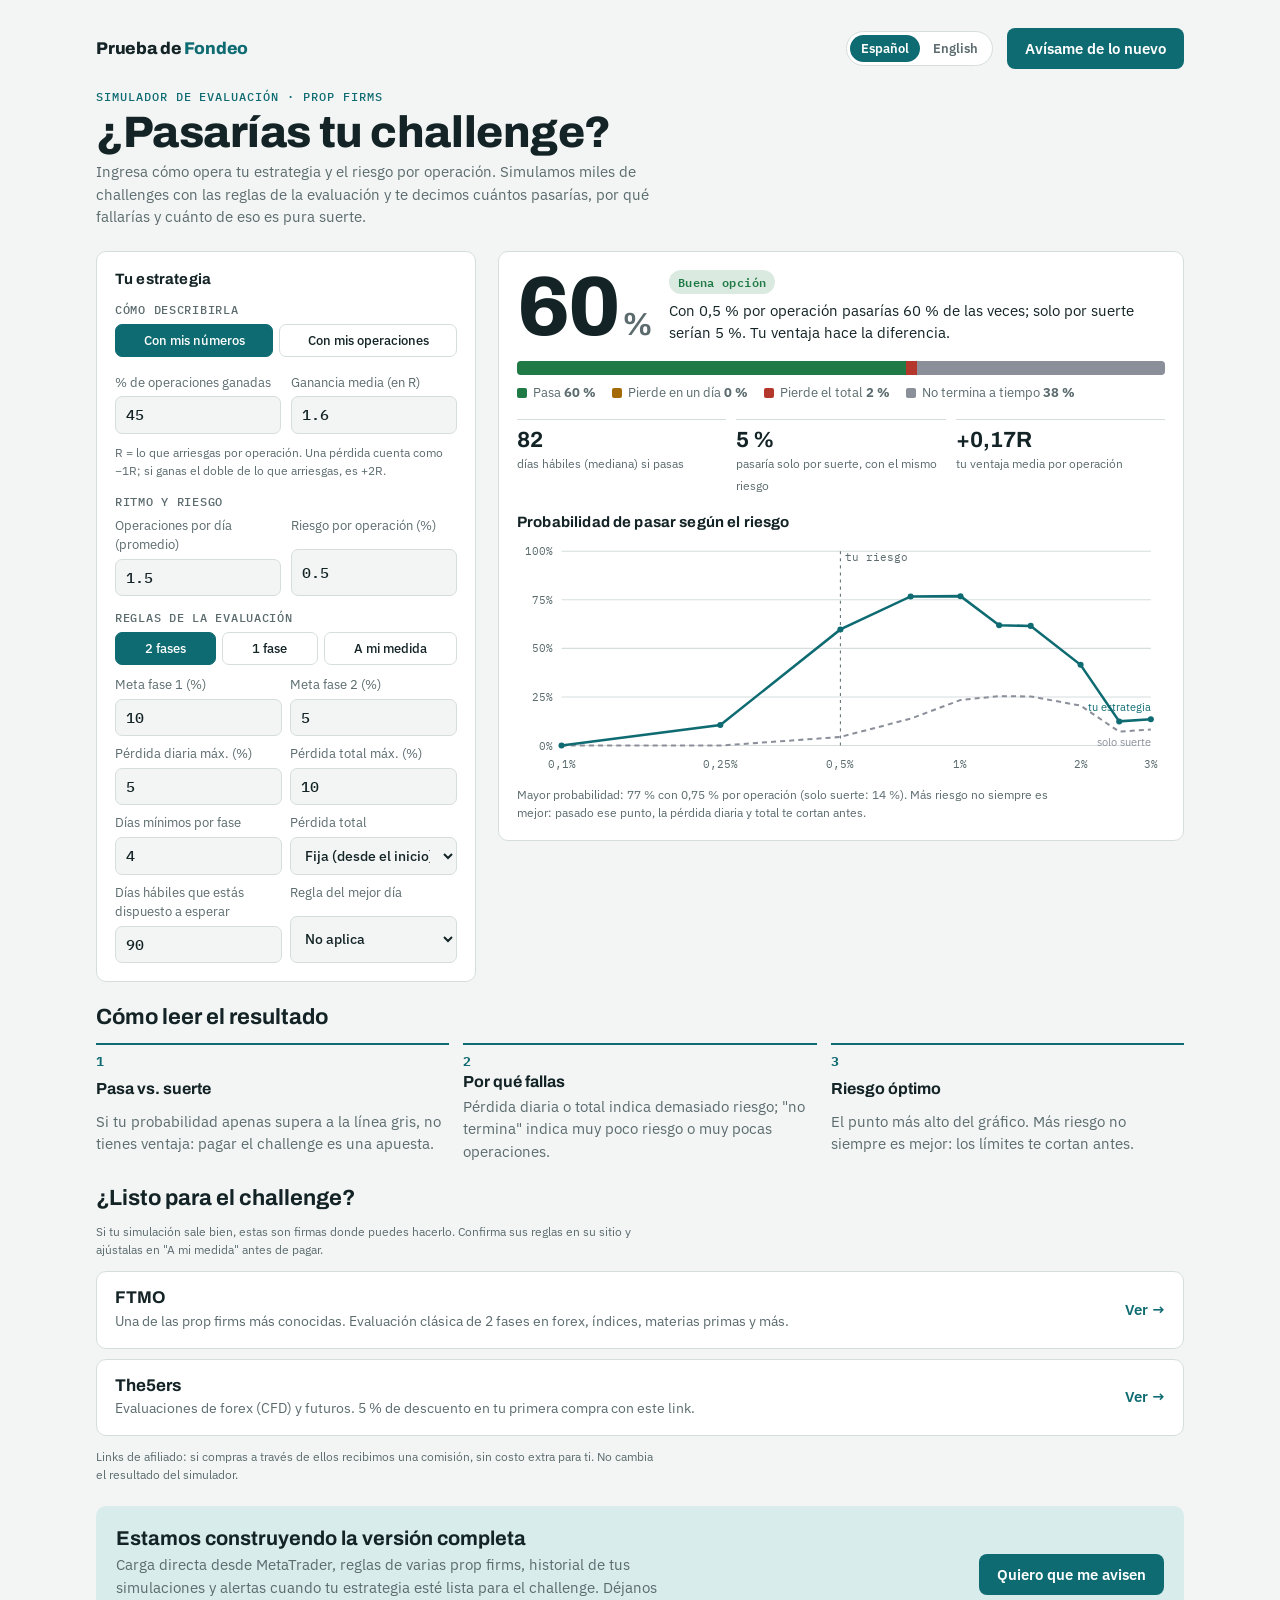
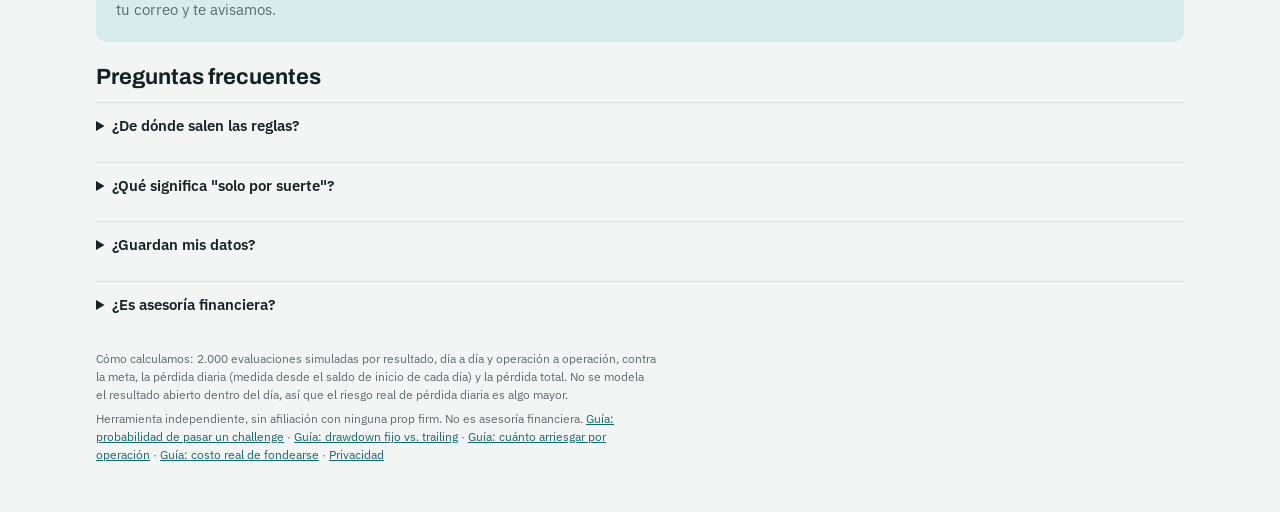
<file: index.html>
<!doctype html>
<html lang="es">
<head>
<meta charset="utf-8">
<meta name="viewport" content="width=device-width,initial-scale=1,viewport-fit=cover">
<meta name="google-site-verification" content="5vo3Tsr09UgotF7Ih8DeM0Z5ne3Ig5rZgmosR1cFPx4" />
<title>Prueba de Fondeo · ¿Pasarías tu challenge?</title>
<meta name="description" content="Simula miles de challenges de prop firm con tu estrategia y tu riesgo por operación. Descubre con qué probabilidad pasarías, por qué fallarías y cuánto es suerte.">
<meta property="og:title" content="Prueba de Fondeo · ¿Pasarías tu challenge?">
<meta property="og:description" content="Simulador gratuito para traders de prop firms: probabilidad de pasar, riesgo óptimo y comparación con la suerte.">
<meta property="og:type" content="website">
<meta name="theme-color" content="#0f6b72">
<link rel="canonical" href="https://felipefg04.github.io/Pruebas-de-fondeo/">
<link rel="alternate" hreflang="es" href="https://felipefg04.github.io/Pruebas-de-fondeo/">
<link rel="alternate" hreflang="en" href="https://felipefg04.github.io/Pruebas-de-fondeo/en/">
<link rel="icon" href="data:image/svg+xml,%3Csvg xmlns='http://www.w3.org/2000/svg' viewBox='0 0 32 32'%3E%3Crect width='32' height='32' rx='7' fill='%230f6b72'/%3E%3Cpath d='M6 22l6-6 5 4 9-11' fill='none' stroke='white' stroke-width='3' stroke-linecap='round' stroke-linejoin='round'/%3E%3C/svg%3E">
<link rel="preconnect" href="https://fonts.googleapis.com">
<link rel="preconnect" href="https://fonts.gstatic.com" crossorigin>
<link rel="stylesheet" href="https://fonts.googleapis.com/css2?family=Archivo:wght@500;700;800&family=IBM+Plex+Sans:wght@400;500;600&family=IBM+Plex+Mono:wght@400;500&display=swap">
<link rel="stylesheet" href="assets/styles.css">
</head>
<body>
<div class="wrap">
  <nav class="top" aria-label="Principal">
    <a class="brand" href="./">Prueba de <i>Fondeo</i></a>
    <span style="display:flex;gap:14px;align-items:center">
      <span class="lang" role="group" aria-label="Idioma / Language"><a aria-current="page" lang="es">Español</a><a href="en/" hreflang="en" lang="en">English</a></span>
      <a class="btn" href="#espera" data-waitlist hidden>Avísame de lo nuevo</a>
    </span>
  </nav>

  <header>
    <span class="eyebrow">Simulador de evaluación · prop firms</span>
    <h1>¿Pasarías tu challenge?</h1>
    <p class="lede">Ingresa cómo opera tu estrategia y el riesgo por operación. Simulamos miles de challenges con las reglas de la evaluación y te decimos cuántos pasarías, por qué fallarías y cuánto de eso es pura suerte.</p>
  </header>

  <div class="grid">
    <form class="panel" id="form" autocomplete="off">
      <h2>Tu estrategia</h2>

      <fieldset>
        <legend>Cómo describirla</legend>
        <div class="seg" role="group" aria-label="Forma de ingresar la estrategia">
          <button type="button" data-mode="numeros" aria-pressed="true">Con mis números</button>
          <button type="button" data-mode="lista" aria-pressed="false">Con mis operaciones</button>
        </div>
      </fieldset>

      <fieldset id="modo-numeros">
        <div class="row">
          <label for="winrate">% de operaciones ganadas<input id="winrate" type="number" min="1" max="99" step="1" value="45"></label>
          <label for="winr">Ganancia media (en R)<input id="winr" type="number" min="0.1" max="20" step="0.1" value="1.6"></label>
        </div>
        <p class="hint">R = lo que arriesgas por operación. Una pérdida cuenta como −1R; si ganas el doble de lo que arriesgas, es +2R.</p>
      </fieldset>

      <fieldset id="modo-lista" hidden>
        <label for="lista">Resultado de cada operación en R (una por línea, o separadas por espacio)
          <textarea id="lista" spellcheck="false">1.8
-1
-1
2.1
-1
0.4
1.5
-1
-1
2.0
-0.6
1.7</textarea>
        </label>
        <p class="hint">Mínimo 20 operaciones para que el resultado signifique algo. Pégalas desde tu journal o planilla.</p>
      </fieldset>

      <fieldset>
        <legend>Ritmo y riesgo</legend>
        <div class="row">
          <label for="tpd">Operaciones por día (promedio)<input id="tpd" type="number" min="0.1" max="20" step="0.1" value="1.5"></label>
          <label for="riesgo">Riesgo por operación (%)<input id="riesgo" type="number" min="0.05" max="5" step="0.05" value="0.5"></label>
        </div>
      </fieldset>

      <fieldset>
        <legend>Reglas de la evaluación</legend>
        <div class="seg" role="group" aria-label="Tipo de evaluación">
          <button type="button" data-preset="dos" aria-pressed="true">2 fases</button>
          <button type="button" data-preset="una" aria-pressed="false">1 fase</button>
          <button type="button" data-preset="custom" aria-pressed="false">A mi medida</button>
        </div>
        <div class="rules">
          <label for="meta1">Meta fase 1 (%)<input id="meta1" type="number" step="0.5" min="1" max="50"></label>
          <label for="meta2">Meta fase 2 (%)<input id="meta2" type="number" step="0.5" min="0" max="50"></label>
          <label for="diaria">Pérdida diaria máx. (%)<input id="diaria" type="number" step="0.5" min="0.5" max="50"></label>
          <label for="maxima">Pérdida total máx. (%)<input id="maxima" type="number" step="0.5" min="1" max="50"></label>
          <label for="dmin">Días mínimos por fase<input id="dmin" type="number" step="1" min="0" max="60"></label>
          <label for="tipo">Pérdida total
            <select id="tipo"><option value="fija">Fija (desde el inicio)</option><option value="sube">Sube con tu mejor cierre</option></select>
          </label>
          <label for="horizonte">Días hábiles que estás dispuesto a esperar<input id="horizonte" type="number" step="5" min="10" max="500" value="90"></label>
          <label for="mejordia">Regla del mejor día
            <select id="mejordia"><option value="no">No aplica</option><option value="si">Máx. 50 % de la ganancia</option></select>
          </label>
        </div>
      </fieldset>
    </form>

    <section class="panel" aria-live="polite" aria-label="Resultado">
      <div class="verdict">
        <div class="big" id="prob">–<small>%</small></div>
        <div>
          <span class="pill" id="pill">Calculando</span>
          <p class="say" id="say"></p>
        </div>
      </div>

      <div style="display:grid;gap:8px">
        <div class="bar" aria-hidden="true"><span id="b-pasa" style="background:var(--good)"></span><span id="b-diaria" style="background:var(--warn)"></span><span id="b-max" style="background:var(--bad)"></span><span id="b-tiempo" style="background:var(--luck)"></span></div>
        <div class="legend">
          <span><i style="background:var(--good)"></i>Pasa <b id="l-pasa">–</b></span>
          <span><i style="background:var(--warn)"></i>Pierde en un día <b id="l-diaria">–</b></span>
          <span><i style="background:var(--bad)"></i>Pierde el total <b id="l-max">–</b></span>
          <span><i style="background:var(--luck)"></i>No termina a tiempo <b id="l-tiempo">–</b></span>
        </div>
      </div>

      <div class="stats">
        <div class="stat"><b id="s-dias">–</b><span>días hábiles (mediana) si pasas</span></div>
        <div class="stat"><b id="s-suerte">–</b><span>pasaría solo por suerte, con el mismo riesgo</span></div>
        <div class="stat"><b id="s-ventaja">–</b><span>tu ventaja media por operación</span></div>
      </div>

      <div style="display:grid;gap:6px">
        <h2>Probabilidad de pasar según el riesgo</h2>
        <div class="chart" id="chart"></div>
        <p class="note" id="mejor"></p>
      </div>
    </section>
  </div>

  <section class="section" aria-labelledby="como">
    <h2 id="como">Cómo leer el resultado</h2>
    <ol class="steps">
      <li><b>Pasa vs. suerte</b><span>Si tu probabilidad apenas supera a la línea gris, no tienes ventaja: pagar el challenge es una apuesta.</span></li>
      <li><b>Por qué fallas</b><span>Pérdida diaria o total indica demasiado riesgo; "no termina" indica muy poco riesgo o muy pocas operaciones.</span></li>
      <li><b>Riesgo óptimo</b><span>El punto más alto del gráfico. Más riesgo no siempre es mejor: los límites te cortan antes.</span></li>
    </ol>
  </section>

  <section class="section" id="firmas" hidden aria-labelledby="firmas-t">
    <h2 id="firmas-t">¿Listo para el challenge?</h2>
    <p class="note" style="margin:0">Si tu simulación sale bien, estas son firmas donde puedes hacerlo. Confirma sus reglas en su sitio y ajústalas en "A mi medida" antes de pagar.</p>
    <div class="firms" id="firmas-list"></div>
    <p class="note" style="margin:0">Links de afiliado: si compras a través de ellos recibimos una comisión, sin costo extra para ti. No cambia el resultado del simulador.</p>
  </section>

  <section class="cta" id="espera" data-waitlist hidden aria-labelledby="lista-t">
    <div>
      <h2 id="lista-t" style="margin:0;font:700 20px/1.2 var(--f-display)">Estamos construyendo la versión completa</h2>
      <p>Carga directa desde MetaTrader, reglas de varias prop firms, historial de tus simulaciones y alertas cuando tu estrategia esté lista para el challenge. Déjanos tu correo y te avisamos.</p>
    </div>
    <a class="btn" id="waitlist-link" href="#" target="_blank" rel="noopener">Quiero que me avisen</a>
  </section>

  <section class="section" aria-labelledby="faq">
    <h2 id="faq">Preguntas frecuentes</h2>
    <details><summary>¿De dónde salen las reglas?</summary><p>Las opciones "2 fases" y "1 fase" resumen las evaluaciones más comunes a junio de 2026: metas de 10 % y 5 %, pérdida diaria de 5 % o 3 % y pérdida total de 10 %. Cada firma tiene detalles propios: usa "A mi medida" y confírmalos en su sitio antes de pagar.</p></details>
    <details><summary>¿Qué significa "solo por suerte"?</summary><p>Simulamos la misma estrategia con la misma volatilidad, pero con ganancia promedio cero. Es lo que pasaría operando sin ventaja. Si tu resultado se parece al de la suerte, el challenge depende del azar.</p></details>
    <details><summary>¿Guardan mis datos?</summary><p>No. Todo se calcula en tu navegador; tus números y operaciones no se envían a ningún servidor.</p></details>
    <details><summary>¿Es asesoría financiera?</summary><p>No. Es una herramienta de cálculo. Los resultados pasados no garantizan resultados futuros y operar con apalancamiento implica riesgo de pérdida.</p></details>
  </section>

  <footer>
    <p class="note">Cómo calculamos: 2.000 evaluaciones simuladas por resultado, día a día y operación a operación, contra la meta, la pérdida diaria (medida desde el saldo de inicio de cada día) y la pérdida total. No se modela el resultado abierto dentro del día, así que el riesgo real de pérdida diaria es algo mayor.</p>
    <p class="note">Herramienta independiente, sin afiliación con ninguna prop firm. No es asesoría financiera. <a href="probabilidad-pasar-challenge.html">Guía: probabilidad de pasar un challenge</a> · <a href="drawdown-fijo-vs-trailing.html">Guía: drawdown fijo vs. trailing</a> · <a href="riesgo-por-operacion-challenge.html">Guía: cuánto arriesgar por operación</a> · <a href="costo-real-challenge.html">Guía: costo real de fondearse</a> · <a href="privacidad.html">Privacidad</a></p>
  </footer>
</div>
<script type="module" src="assets/app.js"></script>
<script data-goatcounter="https://felipefg.goatcounter.com/count" async src="//gc.zgo.at/count.js"></script>
</body>
</html>
</file>
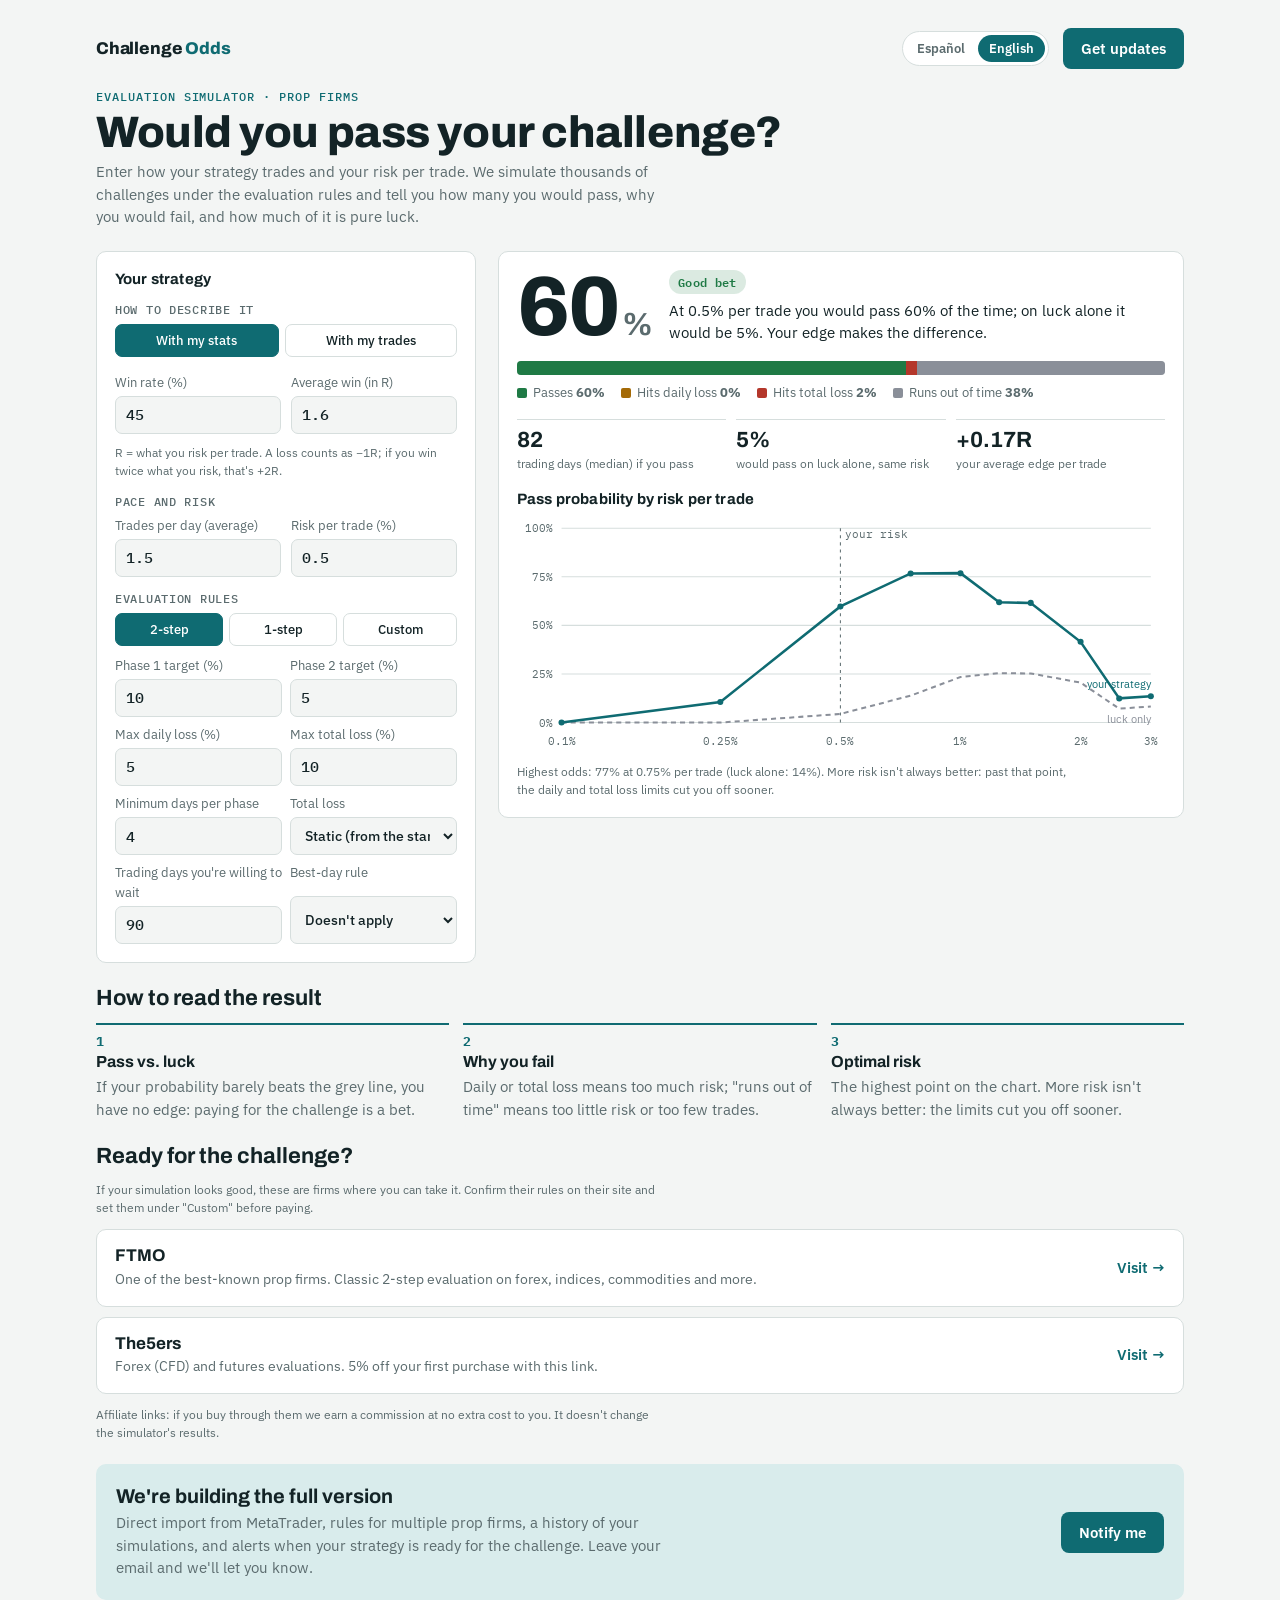
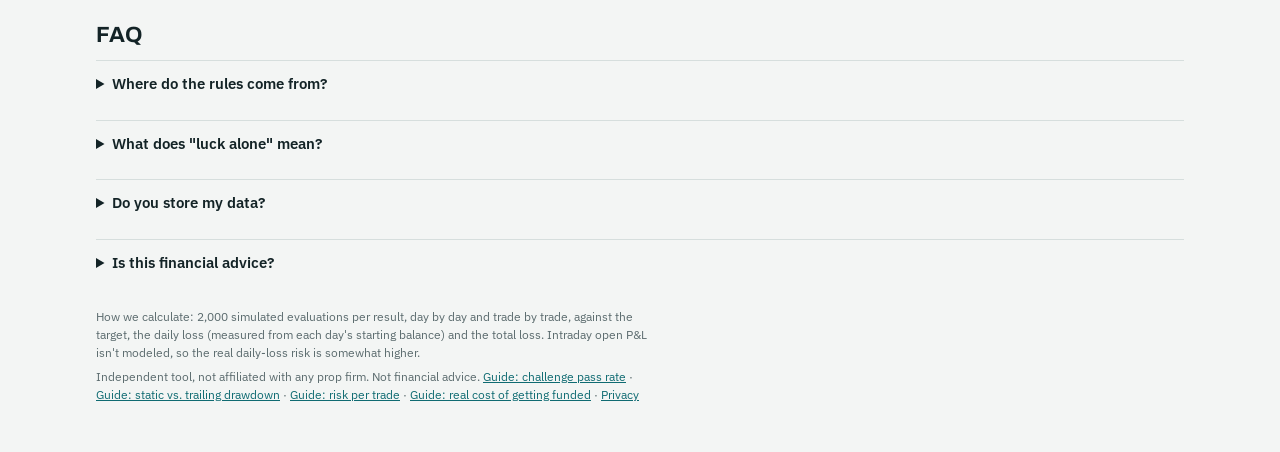
<file: en/index.html>
<!doctype html>
<html lang="en">
<head>
<meta charset="utf-8">
<meta name="viewport" content="width=device-width,initial-scale=1,viewport-fit=cover">
<title>Challenge Odds · Would you pass your prop firm challenge?</title>
<meta name="description" content="Simulate thousands of prop firm challenges with your strategy and risk per trade. See how likely you are to pass, why you would fail, and how much of it is luck.">
<meta property="og:title" content="Challenge Odds · Would you pass your prop firm challenge?">
<meta property="og:description" content="Free simulator for prop firm traders: pass probability, optimal risk per trade, and a comparison against pure luck.">
<meta property="og:type" content="website">
<meta name="theme-color" content="#0f6b72">
<link rel="canonical" href="https://felipefg04.github.io/Pruebas-de-fondeo/en/">
<link rel="alternate" hreflang="es" href="https://felipefg04.github.io/Pruebas-de-fondeo/">
<link rel="alternate" hreflang="en" href="https://felipefg04.github.io/Pruebas-de-fondeo/en/">
<link rel="icon" href="data:image/svg+xml,%3Csvg xmlns='http://www.w3.org/2000/svg' viewBox='0 0 32 32'%3E%3Crect width='32' height='32' rx='7' fill='%230f6b72'/%3E%3Cpath d='M6 22l6-6 5 4 9-11' fill='none' stroke='white' stroke-width='3' stroke-linecap='round' stroke-linejoin='round'/%3E%3C/svg%3E">
<link rel="preconnect" href="https://fonts.googleapis.com">
<link rel="preconnect" href="https://fonts.gstatic.com" crossorigin>
<link rel="stylesheet" href="https://fonts.googleapis.com/css2?family=Archivo:wght@500;700;800&family=IBM+Plex+Sans:wght@400;500;600&family=IBM+Plex+Mono:wght@400;500&display=swap">
<link rel="stylesheet" href="../assets/styles.css">
</head>
<body>
<div class="wrap">
  <nav class="top" aria-label="Main">
    <a class="brand" href="./">Challenge <i>Odds</i></a>
    <span style="display:flex;gap:14px;align-items:center">
      <span class="lang" role="group" aria-label="Language / Idioma"><a href="../" hreflang="es" lang="es">Español</a><a aria-current="page" lang="en">English</a></span>
      <a class="btn" href="#espera" data-waitlist hidden>Get updates</a>
    </span>
  </nav>

  <header>
    <span class="eyebrow">Evaluation simulator · prop firms</span>
    <h1>Would you pass your challenge?</h1>
    <p class="lede">Enter how your strategy trades and your risk per trade. We simulate thousands of challenges under the evaluation rules and tell you how many you would pass, why you would fail, and how much of it is pure luck.</p>
  </header>

  <div class="grid">
    <form class="panel" id="form" autocomplete="off">
      <h2>Your strategy</h2>

      <fieldset>
        <legend>How to describe it</legend>
        <div class="seg" role="group" aria-label="How to enter the strategy">
          <button type="button" data-mode="numeros" aria-pressed="true">With my stats</button>
          <button type="button" data-mode="lista" aria-pressed="false">With my trades</button>
        </div>
      </fieldset>

      <fieldset id="modo-numeros">
        <div class="row">
          <label for="winrate">Win rate (%)<input id="winrate" type="number" min="1" max="99" step="1" value="45"></label>
          <label for="winr">Average win (in R)<input id="winr" type="number" min="0.1" max="20" step="0.1" value="1.6"></label>
        </div>
        <p class="hint">R = what you risk per trade. A loss counts as −1R; if you win twice what you risk, that's +2R.</p>
      </fieldset>

      <fieldset id="modo-lista" hidden>
        <label for="lista">Result of each trade in R (one per line, or separated by spaces)
          <textarea id="lista" spellcheck="false">1.8
-1
-1
2.1
-1
0.4
1.5
-1
-1
2.0
-0.6
1.7</textarea>
        </label>
        <p class="hint">At least 20 trades for the result to mean something. Paste them from your journal or spreadsheet.</p>
      </fieldset>

      <fieldset>
        <legend>Pace and risk</legend>
        <div class="row">
          <label for="tpd">Trades per day (average)<input id="tpd" type="number" min="0.1" max="20" step="0.1" value="1.5"></label>
          <label for="riesgo">Risk per trade (%)<input id="riesgo" type="number" min="0.05" max="5" step="0.05" value="0.5"></label>
        </div>
      </fieldset>

      <fieldset>
        <legend>Evaluation rules</legend>
        <div class="seg" role="group" aria-label="Evaluation type">
          <button type="button" data-preset="dos" aria-pressed="true">2-step</button>
          <button type="button" data-preset="una" aria-pressed="false">1-step</button>
          <button type="button" data-preset="custom" aria-pressed="false">Custom</button>
        </div>
        <div class="rules">
          <label for="meta1">Phase 1 target (%)<input id="meta1" type="number" step="0.5" min="1" max="50"></label>
          <label for="meta2">Phase 2 target (%)<input id="meta2" type="number" step="0.5" min="0" max="50"></label>
          <label for="diaria">Max daily loss (%)<input id="diaria" type="number" step="0.5" min="0.5" max="50"></label>
          <label for="maxima">Max total loss (%)<input id="maxima" type="number" step="0.5" min="1" max="50"></label>
          <label for="dmin">Minimum days per phase<input id="dmin" type="number" step="1" min="0" max="60"></label>
          <label for="tipo">Total loss
            <select id="tipo"><option value="fija">Static (from the start)</option><option value="sube">Trails your best close</option></select>
          </label>
          <label for="horizonte">Trading days you're willing to wait<input id="horizonte" type="number" step="5" min="10" max="500" value="90"></label>
          <label for="mejordia">Best-day rule
            <select id="mejordia"><option value="no">Doesn't apply</option><option value="si">Max 50% of profit</option></select>
          </label>
        </div>
      </fieldset>
    </form>

    <section class="panel" aria-live="polite" aria-label="Result">
      <div class="verdict">
        <div class="big" id="prob">–<small>%</small></div>
        <div>
          <span class="pill" id="pill">Calculating</span>
          <p class="say" id="say"></p>
        </div>
      </div>

      <div style="display:grid;gap:8px">
        <div class="bar" aria-hidden="true"><span id="b-pasa" style="background:var(--good)"></span><span id="b-diaria" style="background:var(--warn)"></span><span id="b-max" style="background:var(--bad)"></span><span id="b-tiempo" style="background:var(--luck)"></span></div>
        <div class="legend">
          <span><i style="background:var(--good)"></i>Passes <b id="l-pasa">–</b></span>
          <span><i style="background:var(--warn)"></i>Hits daily loss <b id="l-diaria">–</b></span>
          <span><i style="background:var(--bad)"></i>Hits total loss <b id="l-max">–</b></span>
          <span><i style="background:var(--luck)"></i>Runs out of time <b id="l-tiempo">–</b></span>
        </div>
      </div>

      <div class="stats">
        <div class="stat"><b id="s-dias">–</b><span>trading days (median) if you pass</span></div>
        <div class="stat"><b id="s-suerte">–</b><span>would pass on luck alone, same risk</span></div>
        <div class="stat"><b id="s-ventaja">–</b><span>your average edge per trade</span></div>
      </div>

      <div style="display:grid;gap:6px">
        <h2>Pass probability by risk per trade</h2>
        <div class="chart" id="chart"></div>
        <p class="note" id="mejor"></p>
      </div>
    </section>
  </div>

  <section class="section" aria-labelledby="como">
    <h2 id="como">How to read the result</h2>
    <ol class="steps">
      <li><b>Pass vs. luck</b><span>If your probability barely beats the grey line, you have no edge: paying for the challenge is a bet.</span></li>
      <li><b>Why you fail</b><span>Daily or total loss means too much risk; "runs out of time" means too little risk or too few trades.</span></li>
      <li><b>Optimal risk</b><span>The highest point on the chart. More risk isn't always better: the limits cut you off sooner.</span></li>
    </ol>
  </section>

  <section class="section" id="firmas" hidden aria-labelledby="firmas-t">
    <h2 id="firmas-t">Ready for the challenge?</h2>
    <p class="note" style="margin:0">If your simulation looks good, these are firms where you can take it. Confirm their rules on their site and set them under "Custom" before paying.</p>
    <div class="firms" id="firmas-list"></div>
    <p class="note" style="margin:0">Affiliate links: if you buy through them we earn a commission at no extra cost to you. It doesn't change the simulator's results.</p>
  </section>

  <section class="cta" id="espera" data-waitlist hidden aria-labelledby="lista-t">
    <div>
      <h2 id="lista-t" style="margin:0;font:700 20px/1.2 var(--f-display)">We're building the full version</h2>
      <p>Direct import from MetaTrader, rules for multiple prop firms, a history of your simulations, and alerts when your strategy is ready for the challenge. Leave your email and we'll let you know.</p>
    </div>
    <a class="btn" id="waitlist-link" href="#" target="_blank" rel="noopener">Notify me</a>
  </section>

  <section class="section" aria-labelledby="faq">
    <h2 id="faq">FAQ</h2>
    <details><summary>Where do the rules come from?</summary><p>The "2-step" and "1-step" options summarize the most common evaluations as of June 2026: 10% and 5% targets, 5% or 3% daily loss and 10% total loss. Every firm has its own details: use "Custom" and confirm them on the firm's site before paying.</p></details>
    <details><summary>What does "luck alone" mean?</summary><p>We simulate the same strategy with the same volatility but an average profit of zero. That's what trading with no edge looks like. If your result looks like the luck result, the challenge comes down to chance.</p></details>
    <details><summary>Do you store my data?</summary><p>No. Everything runs in your browser; your numbers and trades are never sent to any server.</p></details>
    <details><summary>Is this financial advice?</summary><p>No. It's a calculation tool. Past results don't guarantee future results, and leveraged trading carries a risk of loss.</p></details>
  </section>

  <footer>
    <p class="note">How we calculate: 2,000 simulated evaluations per result, day by day and trade by trade, against the target, the daily loss (measured from each day's starting balance) and the total loss. Intraday open P&amp;L isn't modeled, so the real daily-loss risk is somewhat higher.</p>
    <p class="note">Independent tool, not affiliated with any prop firm. Not financial advice. <a href="challenge-pass-rate.html">Guide: challenge pass rate</a> · <a href="static-vs-trailing-drawdown.html">Guide: static vs. trailing drawdown</a> · <a href="risk-per-trade-challenge.html">Guide: risk per trade</a> · <a href="prop-firm-challenge-cost.html">Guide: real cost of getting funded</a> · <a href="privacy.html">Privacy</a></p>
  </footer>
</div>
<script type="module" src="../assets/app.js"></script>
<script data-goatcounter="https://felipefg.goatcounter.com/count" async src="//gc.zgo.at/count.js"></script>
</body>
</html>
</file>
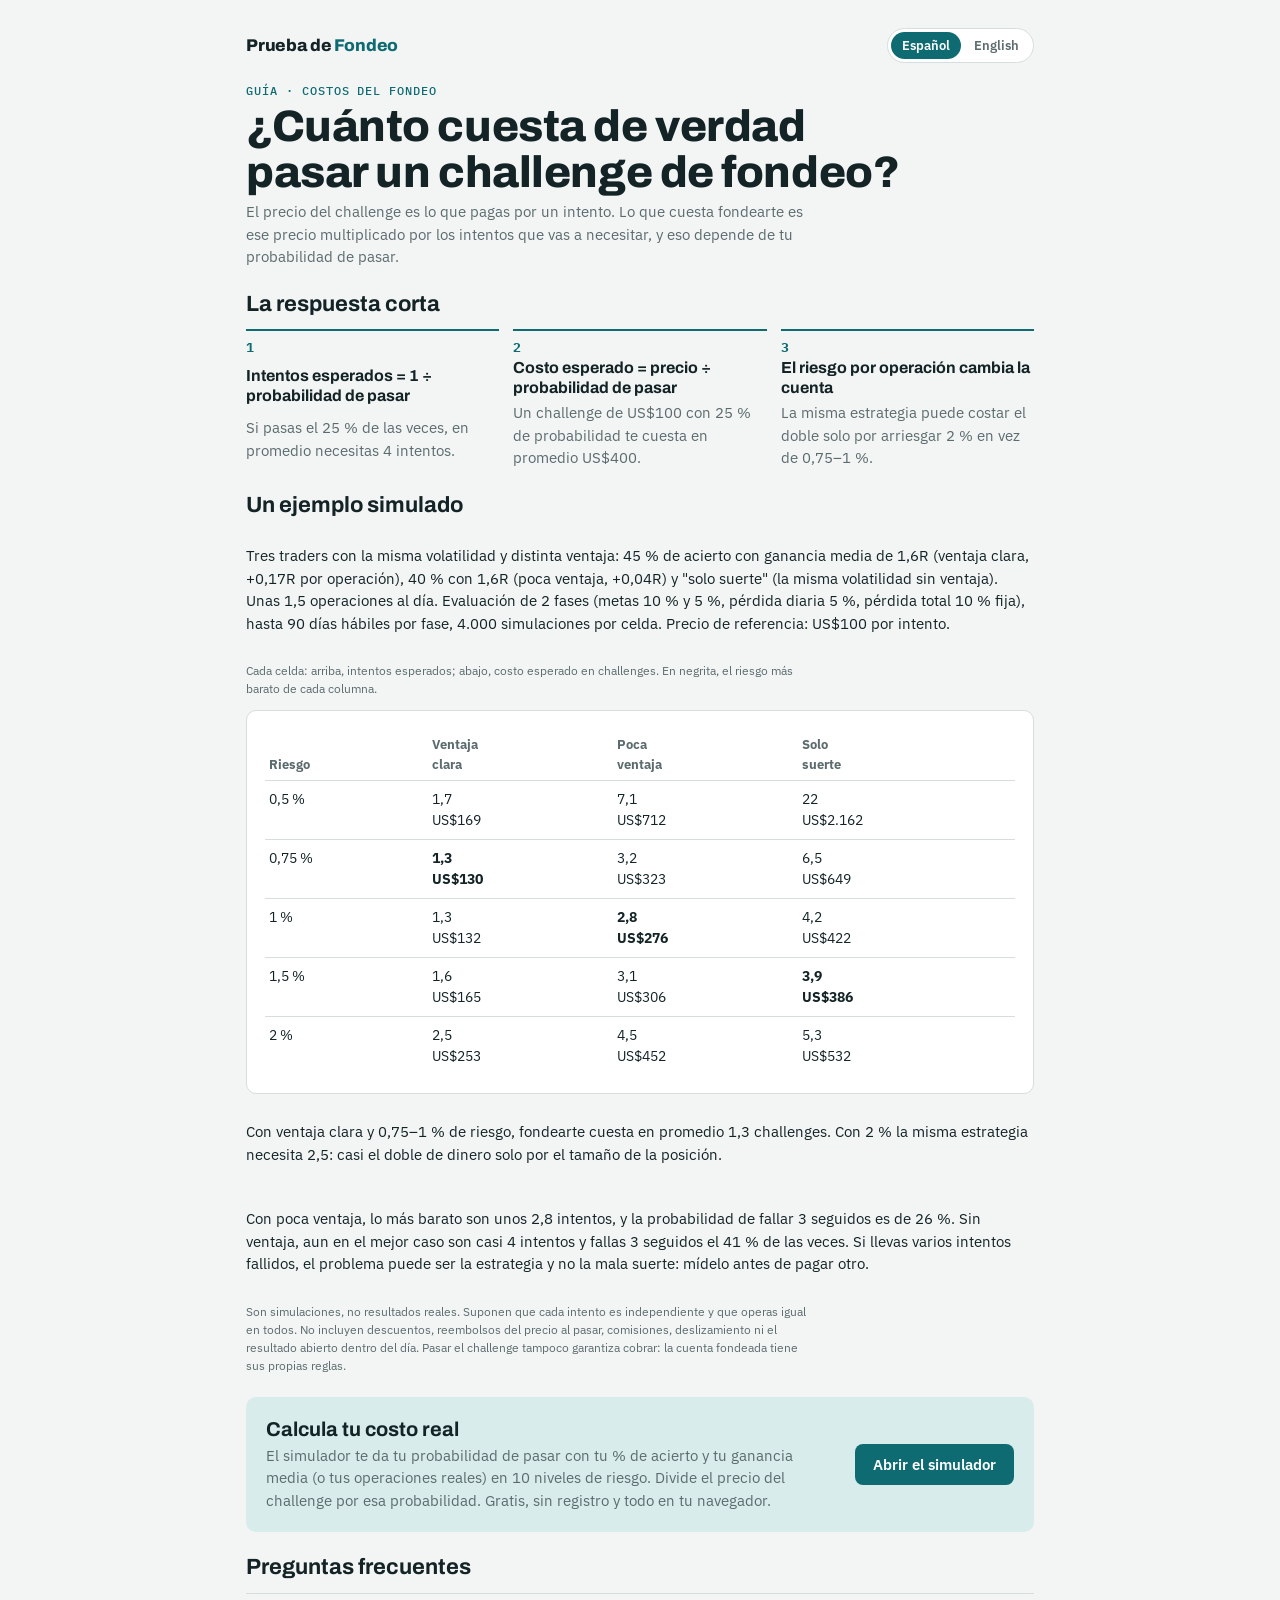
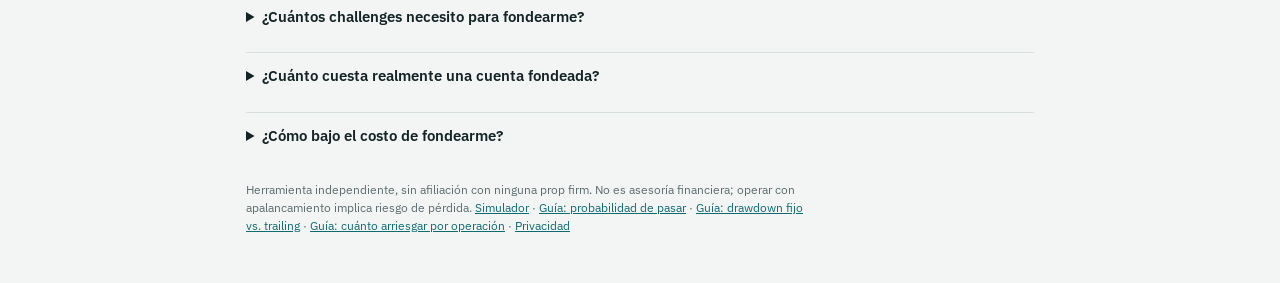
<file: costo-real-challenge.html>
<!doctype html>
<html lang="es">
<head>
<meta charset="utf-8">
<meta name="viewport" content="width=device-width,initial-scale=1,viewport-fit=cover">
<title>¿Cuánto cuesta de verdad pasar un challenge de fondeo? · Prueba de Fondeo</title>
<meta name="description" content="El costo real de fondearse no es el precio del challenge: es el precio dividido por tu probabilidad de pasar. Ejemplos simulados según tu ventaja y tu riesgo por operación, y simulador gratis.">
<link rel="canonical" href="https://felipefg04.github.io/Pruebas-de-fondeo/costo-real-challenge.html">
<meta property="og:title" content="¿Cuánto cuesta de verdad pasar un challenge de fondeo?">
<meta property="og:description" content="Con ventaja clara, ~1,3 intentos. Con poca ventaja, ~3. Sin ventaja, 4 o más. Ejemplos simulados y simulador gratis.">
<meta property="og:type" content="article">
<meta name="theme-color" content="#0f6b72">
<link rel="alternate" hreflang="es" href="https://felipefg04.github.io/Pruebas-de-fondeo/costo-real-challenge.html">
<link rel="alternate" hreflang="en" href="https://felipefg04.github.io/Pruebas-de-fondeo/en/prop-firm-challenge-cost.html">
<link rel="icon" href="data:image/svg+xml,%3Csvg xmlns='http://www.w3.org/2000/svg' viewBox='0 0 32 32'%3E%3Crect width='32' height='32' rx='7' fill='%230f6b72'/%3E%3Cpath d='M6 22l6-6 5 4 9-11' fill='none' stroke='white' stroke-width='3' stroke-linecap='round' stroke-linejoin='round'/%3E%3C/svg%3E">
<link rel="preconnect" href="https://fonts.googleapis.com">
<link rel="preconnect" href="https://fonts.gstatic.com" crossorigin>
<link rel="stylesheet" href="https://fonts.googleapis.com/css2?family=Archivo:wght@500;700;800&family=IBM+Plex+Sans:wght@400;500;600&family=IBM+Plex+Mono:wght@400;500&display=swap">
<link rel="stylesheet" href="assets/styles.css">
<script type="application/ld+json">
{"@context": "https://schema.org", "@type": "FAQPage", "inLanguage": "es", "mainEntity": [{"@type": "Question", "name": "¿Cuántos challenges necesito para fondearme?", "acceptedAnswer": {"@type": "Answer", "text": "En promedio, 1 dividido por tu probabilidad de pasar. En el ejemplo simulado, una estrategia con ventaja clara necesita unos 1,3 intentos con 0,75–1 % de riesgo; una con poca ventaja, unos 2,8; y sin ventaja, 4 o más."}}, {"@type": "Question", "name": "¿Cuánto cuesta realmente una cuenta fondeada?", "acceptedAnswer": {"@type": "Answer", "text": "El precio del challenge dividido por tu probabilidad de pasar. Un challenge de US$100 con 25 % de probabilidad cuesta en promedio US$400; con 75 %, unos US$133."}}, {"@type": "Question", "name": "¿Cómo bajo el costo de fondearme?", "acceptedAnswer": {"@type": "Answer", "text": "Primero, tener ventaja medible. Después, elegir un riesgo por operación que no choque con la pérdida diaria: en el ejemplo, arriesgar 2 % en vez de 0,75 % casi duplica el costo esperado. Los descuentos bajan el precio, pero no cambian tu probabilidad."}}]}
</script>
</head>
<body>
<div class="wrap" style="max-width:820px">
  <nav class="top" aria-label="Principal">
    <a class="brand" href="./">Prueba de <i>Fondeo</i></a>
    <span class="lang" role="group" aria-label="Idioma / Language"><a aria-current="page" lang="es">Español</a><a href="en/prop-firm-challenge-cost.html" hreflang="en" lang="en">English</a></span>
  </nav>

  <header>
    <span class="eyebrow">Guía · costos del fondeo</span>
    <h1>¿Cuánto cuesta de verdad pasar un challenge de fondeo?</h1>
    <p class="lede">El precio del challenge es lo que pagas por un intento. Lo que cuesta fondearte es ese precio multiplicado por los intentos que vas a necesitar, y eso depende de tu probabilidad de pasar.</p>
  </header>

  <section class="section" aria-labelledby="r1">
    <h2 id="r1">La respuesta corta</h2>
    <ol class="steps">
      <li><b>Intentos esperados = 1 ÷ probabilidad de pasar</b><span>Si pasas el 25 % de las veces, en promedio necesitas 4 intentos.</span></li>
      <li><b>Costo esperado = precio ÷ probabilidad de pasar</b><span>Un challenge de US$100 con 25 % de probabilidad te cuesta en promedio US$400.</span></li>
      <li><b>El riesgo por operación cambia la cuenta</b><span>La misma estrategia puede costar el doble solo por arriesgar 2 % en vez de 0,75–1 %.</span></li>
    </ol>
  </section>

  <section class="section" aria-labelledby="r2">
    <h2 id="r2">Un ejemplo simulado</h2>
    <p>Tres traders con la misma volatilidad y distinta ventaja: 45 % de acierto con ganancia media de 1,6R (ventaja clara, +0,17R por operación), 40 % con 1,6R (poca ventaja, +0,04R) y "solo suerte" (la misma volatilidad sin ventaja). Unas 1,5 operaciones al día. Evaluación de 2 fases (metas 10 % y 5 %, pérdida diaria 5 %, pérdida total 10 % fija), hasta 90 días hábiles por fase, 4.000 simulaciones por celda. Precio de referencia: US$100 por intento.</p>
    <p class="note">Cada celda: arriba, intentos esperados; abajo, costo esperado en challenges. En negrita, el riesgo más barato de cada columna.</p>
    <div class="panel" style="overflow-x:auto">
      <table style="border-collapse:collapse;width:100%;font-size:14px;font-variant-numeric:tabular-nums">
        <thead><tr style="text-align:left;color:var(--muted);font-size:13px;vertical-align:bottom"><th style="padding:6px 4px">Riesgo</th><th style="padding:6px 4px">Ventaja<br>clara</th><th style="padding:6px 4px">Poca<br>ventaja</th><th style="padding:6px 4px">Solo<br>suerte</th></tr></thead>
        <tbody><tr style="border-top:1px solid var(--line)"><td style="padding:8px 4px;vertical-align:top;white-space:nowrap">0,5 %</td><td style="padding:8px 4px;vertical-align:top;white-space:nowrap">1,7<br>US$169</td><td style="padding:8px 4px;vertical-align:top;white-space:nowrap">7,1<br>US$712</td><td style="padding:8px 4px;vertical-align:top;white-space:nowrap">22<br>US$2.162</td></tr><tr style="border-top:1px solid var(--line)"><td style="padding:8px 4px;vertical-align:top;white-space:nowrap">0,75 %</td><td style="padding:8px 4px;vertical-align:top;white-space:nowrap"><b>1,3<br>US$130</b></td><td style="padding:8px 4px;vertical-align:top;white-space:nowrap">3,2<br>US$323</td><td style="padding:8px 4px;vertical-align:top;white-space:nowrap">6,5<br>US$649</td></tr><tr style="border-top:1px solid var(--line)"><td style="padding:8px 4px;vertical-align:top;white-space:nowrap">1 %</td><td style="padding:8px 4px;vertical-align:top;white-space:nowrap">1,3<br>US$132</td><td style="padding:8px 4px;vertical-align:top;white-space:nowrap"><b>2,8<br>US$276</b></td><td style="padding:8px 4px;vertical-align:top;white-space:nowrap">4,2<br>US$422</td></tr><tr style="border-top:1px solid var(--line)"><td style="padding:8px 4px;vertical-align:top;white-space:nowrap">1,5 %</td><td style="padding:8px 4px;vertical-align:top;white-space:nowrap">1,6<br>US$165</td><td style="padding:8px 4px;vertical-align:top;white-space:nowrap">3,1<br>US$306</td><td style="padding:8px 4px;vertical-align:top;white-space:nowrap"><b>3,9<br>US$386</b></td></tr><tr style="border-top:1px solid var(--line)"><td style="padding:8px 4px;vertical-align:top;white-space:nowrap">2 %</td><td style="padding:8px 4px;vertical-align:top;white-space:nowrap">2,5<br>US$253</td><td style="padding:8px 4px;vertical-align:top;white-space:nowrap">4,5<br>US$452</td><td style="padding:8px 4px;vertical-align:top;white-space:nowrap">5,3<br>US$532</td></tr></tbody>
      </table>
    </div>
    <p>Con ventaja clara y 0,75–1 % de riesgo, fondearte cuesta en promedio 1,3 challenges. Con 2 % la misma estrategia necesita 2,5: casi el doble de dinero solo por el tamaño de la posición.</p>
    <p>Con poca ventaja, lo más barato son unos 2,8 intentos, y la probabilidad de fallar 3 seguidos es de 26 %. Sin ventaja, aun en el mejor caso son casi 4 intentos y fallas 3 seguidos el 41 % de las veces. Si llevas varios intentos fallidos, el problema puede ser la estrategia y no la mala suerte: mídelo antes de pagar otro.</p>
    <p class="note">Son simulaciones, no resultados reales. Suponen que cada intento es independiente y que operas igual en todos. No incluyen descuentos, reembolsos del precio al pasar, comisiones, deslizamiento ni el resultado abierto dentro del día. Pasar el challenge tampoco garantiza cobrar: la cuenta fondeada tiene sus propias reglas.</p>
  </section>

  <section class="cta" aria-labelledby="r3">
    <div>
      <h2 id="r3" style="margin:0;font:700 20px/1.2 var(--f-display)">Calcula tu costo real</h2>
      <p>El simulador te da tu probabilidad de pasar con tu % de acierto y tu ganancia media (o tus operaciones reales) en 10 niveles de riesgo. Divide el precio del challenge por esa probabilidad. Gratis, sin registro y todo en tu navegador.</p>
    </div>
    <a class="btn" href="./">Abrir el simulador</a>
  </section>

  <section class="section" aria-labelledby="r4">
    <h2 id="r4">Preguntas frecuentes</h2>
    <details><summary>¿Cuántos challenges necesito para fondearme?</summary><p>En promedio, 1 ÷ tu probabilidad de pasar. En el ejemplo: ~1,3 con ventaja clara, ~2,8 con poca ventaja y 4 o más sin ventaja.</p></details>
    <details><summary>¿Cuánto cuesta realmente una cuenta fondeada?</summary><p>El precio del challenge ÷ tu probabilidad de pasar. US$100 con 25 % = US$400 en promedio; con 75 %, unos US$133.</p></details>
    <details><summary>¿Cómo bajo el costo de fondearme?</summary><p>Tener ventaja medible y un riesgo por operación que no choque con la pérdida diaria. En el ejemplo, 2 % en vez de 0,75 % casi duplica el costo. Un descuento baja el precio, no tu probabilidad.</p></details>
  </section>

  <footer>
    <p class="note">Herramienta independiente, sin afiliación con ninguna prop firm. No es asesoría financiera; operar con apalancamiento implica riesgo de pérdida. <a href="./">Simulador</a> · <a href="probabilidad-pasar-challenge.html">Guía: probabilidad de pasar</a> · <a href="drawdown-fijo-vs-trailing.html">Guía: drawdown fijo vs. trailing</a> · <a href="riesgo-por-operacion-challenge.html">Guía: cuánto arriesgar por operación</a> · <a href="privacidad.html">Privacidad</a></p>
  </footer>
</div>
<script data-goatcounter="https://felipefg.goatcounter.com/count" async src="//gc.zgo.at/count.js"></script>
</body>
</html>
</file>
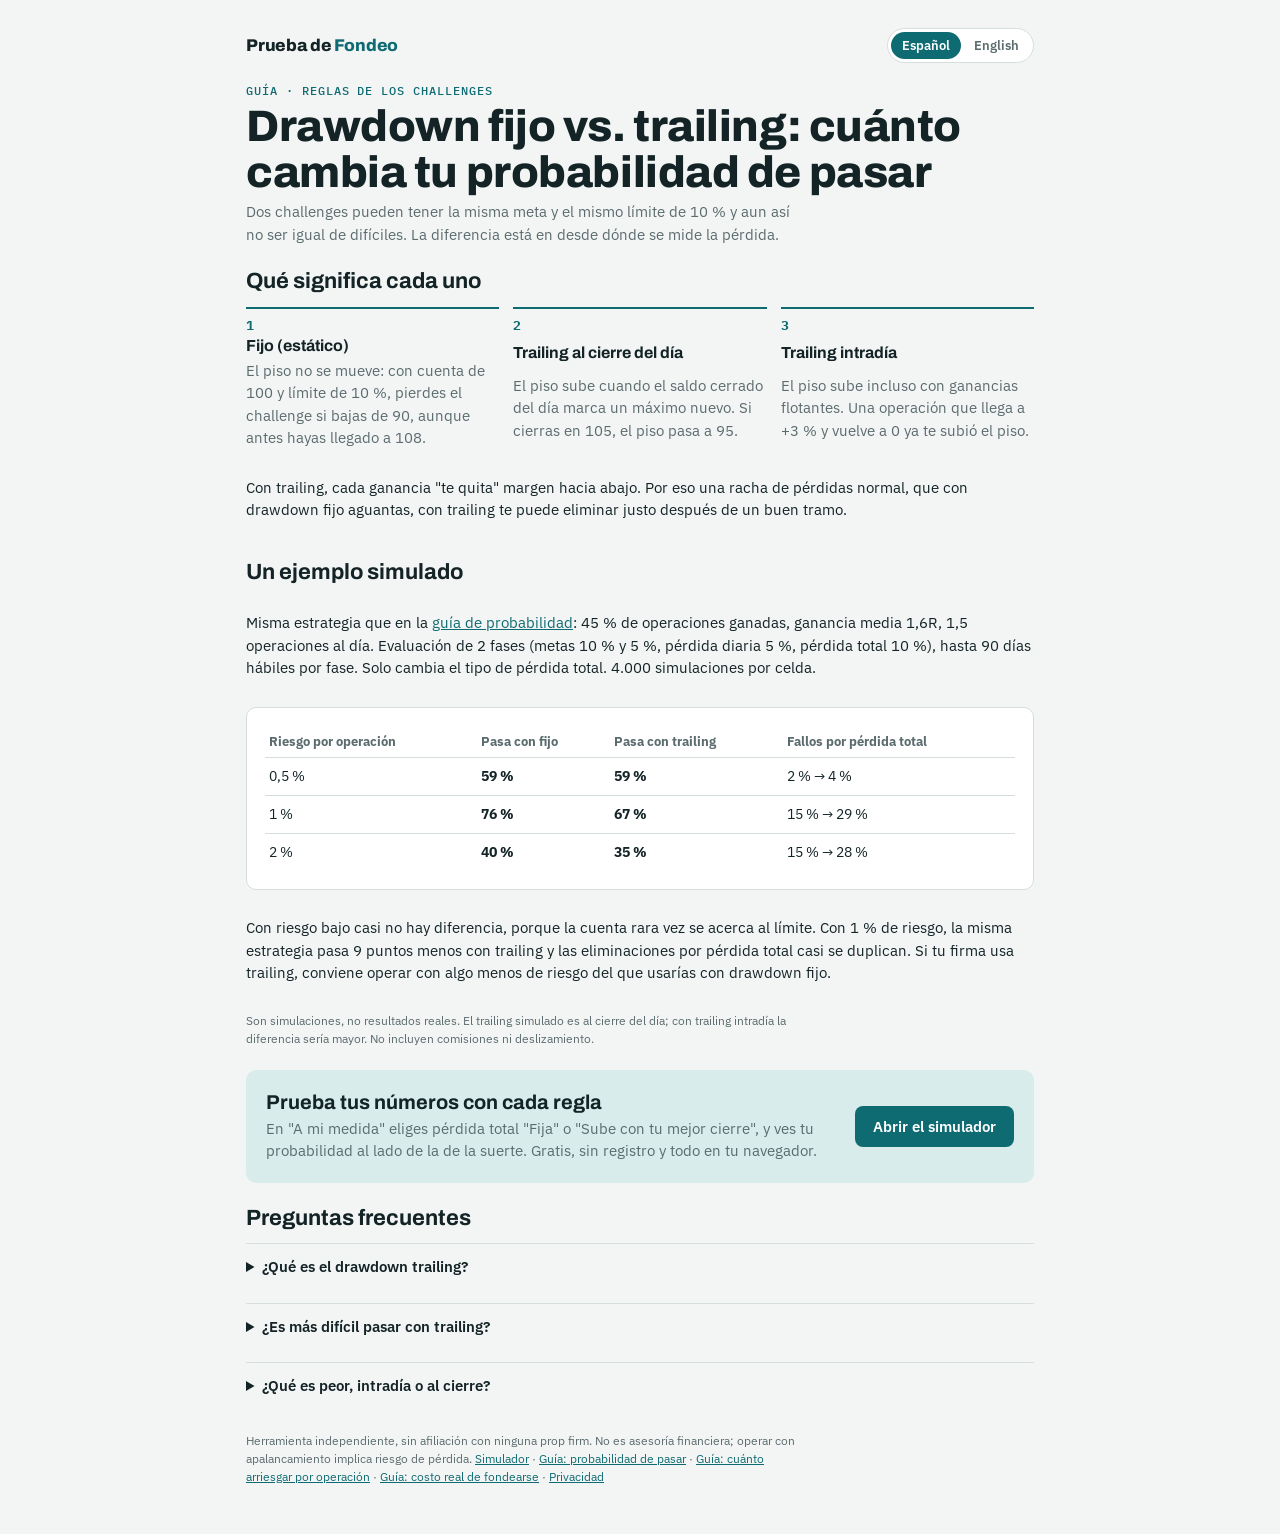
<file: drawdown-fijo-vs-trailing.html>
<!doctype html>
<html lang="es">
<head>
<meta charset="utf-8">
<meta name="viewport" content="width=device-width,initial-scale=1,viewport-fit=cover">
<title>Drawdown fijo vs. trailing en prop firms: cuánto cambia tu probabilidad · Prueba de Fondeo</title>
<meta name="description" content="Qué es el drawdown trailing y el fijo (estático) en un challenge de fondeo, cuál es más difícil y cuánto baja tu probabilidad de pasar, con ejemplos simulados. Simulador gratis.">
<link rel="canonical" href="https://felipefg04.github.io/Pruebas-de-fondeo/drawdown-fijo-vs-trailing.html">
<meta property="og:title" content="Drawdown fijo vs. trailing: cuánto cambia tu probabilidad de pasar">
<meta property="og:description" content="La misma estrategia pasa 76 % con drawdown fijo y 67 % con trailing. Ejemplo simulado y simulador gratis.">
<meta property="og:type" content="article">
<meta name="theme-color" content="#0f6b72">
<link rel="alternate" hreflang="es" href="https://felipefg04.github.io/Pruebas-de-fondeo/drawdown-fijo-vs-trailing.html">
<link rel="alternate" hreflang="en" href="https://felipefg04.github.io/Pruebas-de-fondeo/en/static-vs-trailing-drawdown.html">
<link rel="icon" href="data:image/svg+xml,%3Csvg xmlns='http://www.w3.org/2000/svg' viewBox='0 0 32 32'%3E%3Crect width='32' height='32' rx='7' fill='%230f6b72'/%3E%3Cpath d='M6 22l6-6 5 4 9-11' fill='none' stroke='white' stroke-width='3' stroke-linecap='round' stroke-linejoin='round'/%3E%3C/svg%3E">
<link rel="preconnect" href="https://fonts.googleapis.com">
<link rel="preconnect" href="https://fonts.gstatic.com" crossorigin>
<link rel="stylesheet" href="https://fonts.googleapis.com/css2?family=Archivo:wght@500;700;800&family=IBM+Plex+Sans:wght@400;500;600&family=IBM+Plex+Mono:wght@400;500&display=swap">
<link rel="stylesheet" href="assets/styles.css">
<script type="application/ld+json">
{"@context": "https://schema.org", "@type": "FAQPage", "inLanguage": "es", "mainEntity": [{"@type": "Question", "name": "¿Qué es el drawdown trailing en una prop firm?", "acceptedAnswer": {"@type": "Answer", "text": "Es un límite de pérdida total que sube cuando tu cuenta marca un nuevo máximo. Si el límite es 10 % y la cuenta llega a 105, ya no puedes bajar de 95 en vez de 90. Con drawdown fijo (estático) el piso queda siempre en el saldo inicial menos el límite."}}, {"@type": "Question", "name": "¿Es más difícil pasar un challenge con drawdown trailing?", "acceptedAnswer": {"@type": "Answer", "text": "Sí, con el mismo límite y la misma estrategia. En el ejemplo simulado (45 % de acierto, ganancia media 1,6R, 2 fases, 1 % de riesgo) la probabilidad baja de 76 % a 67 %, y los fallos por pérdida total casi se duplican."}}, {"@type": "Question", "name": "¿Qué es peor, trailing intradía o al cierre del día?", "acceptedAnswer": {"@type": "Answer", "text": "El intradía, porque el piso sube con cada ganancia flotante aunque la operación después vuelva atrás. El trailing al cierre del día solo sube con el saldo cerrado. Las cifras de esta guía son con trailing al cierre del día; con trailing intradía serían algo peores."}}]}
</script>
</head>
<body>
<div class="wrap" style="max-width:820px">
  <nav class="top" aria-label="Principal">
    <a class="brand" href="./">Prueba de <i>Fondeo</i></a>
    <span class="lang" role="group" aria-label="Idioma / Language"><a aria-current="page" lang="es">Español</a><a href="en/static-vs-trailing-drawdown.html" hreflang="en" lang="en">English</a></span>
  </nav>

  <header>
    <span class="eyebrow">Guía · reglas de los challenges</span>
    <h1>Drawdown fijo vs. trailing: cuánto cambia tu probabilidad de pasar</h1>
    <p class="lede">Dos challenges pueden tener la misma meta y el mismo límite de 10 % y aun así no ser igual de difíciles. La diferencia está en desde dónde se mide la pérdida.</p>
  </header>

  <section class="section" aria-labelledby="d1">
    <h2 id="d1">Qué significa cada uno</h2>
    <ol class="steps">
      <li><b>Fijo (estático)</b><span>El piso no se mueve: con cuenta de 100 y límite de 10 %, pierdes el challenge si bajas de 90, aunque antes hayas llegado a 108.</span></li>
      <li><b>Trailing al cierre del día</b><span>El piso sube cuando el saldo cerrado del día marca un máximo nuevo. Si cierras en 105, el piso pasa a 95.</span></li>
      <li><b>Trailing intradía</b><span>El piso sube incluso con ganancias flotantes. Una operación que llega a +3 % y vuelve a 0 ya te subió el piso.</span></li>
    </ol>
    <p>Con trailing, cada ganancia "te quita" margen hacia abajo. Por eso una racha de pérdidas normal, que con drawdown fijo aguantas, con trailing te puede eliminar justo después de un buen tramo.</p>
  </section>

  <section class="section" aria-labelledby="d2">
    <h2 id="d2">Un ejemplo simulado</h2>
    <p>Misma estrategia que en la <a href="probabilidad-pasar-challenge.html">guía de probabilidad</a>: 45 % de operaciones ganadas, ganancia media 1,6R, 1,5 operaciones al día. Evaluación de 2 fases (metas 10 % y 5 %, pérdida diaria 5 %, pérdida total 10 %), hasta 90 días hábiles por fase. Solo cambia el tipo de pérdida total. 4.000 simulaciones por celda.</p>
    <div class="panel" style="overflow-x:auto">
      <table style="border-collapse:collapse;width:100%;font-size:14px;font-variant-numeric:tabular-nums">
        <thead><tr style="text-align:left;color:var(--muted);font-size:13px"><th style="padding:6px 4px">Riesgo por operación</th><th style="padding:6px 4px">Pasa con fijo</th><th style="padding:6px 4px">Pasa con trailing</th><th style="padding:6px 4px">Fallos por pérdida total</th></tr></thead>
        <tbody><tr style="border-top:1px solid var(--line)"><td style="padding:8px 4px;vertical-align:top;white-space:nowrap">0,5 %</td><td style="padding:8px 4px;vertical-align:top;white-space:nowrap"><b>59 %</b></td><td style="padding:8px 4px;vertical-align:top;white-space:nowrap"><b>59 %</b></td><td style="padding:8px 4px;vertical-align:top;white-space:nowrap">2&nbsp;% → 4&nbsp;%</td></tr><tr style="border-top:1px solid var(--line)"><td style="padding:8px 4px;vertical-align:top;white-space:nowrap">1 %</td><td style="padding:8px 4px;vertical-align:top;white-space:nowrap"><b>76 %</b></td><td style="padding:8px 4px;vertical-align:top;white-space:nowrap"><b>67 %</b></td><td style="padding:8px 4px;vertical-align:top;white-space:nowrap">15&nbsp;% → 29&nbsp;%</td></tr><tr style="border-top:1px solid var(--line)"><td style="padding:8px 4px;vertical-align:top;white-space:nowrap">2 %</td><td style="padding:8px 4px;vertical-align:top;white-space:nowrap"><b>40 %</b></td><td style="padding:8px 4px;vertical-align:top;white-space:nowrap"><b>35 %</b></td><td style="padding:8px 4px;vertical-align:top;white-space:nowrap">15&nbsp;% → 28&nbsp;%</td></tr></tbody>
      </table>
    </div>
    <p>Con riesgo bajo casi no hay diferencia, porque la cuenta rara vez se acerca al límite. Con 1 % de riesgo, la misma estrategia pasa 9 puntos menos con trailing y las eliminaciones por pérdida total casi se duplican. Si tu firma usa trailing, conviene operar con algo menos de riesgo del que usarías con drawdown fijo.</p>
    <p class="note">Son simulaciones, no resultados reales. El trailing simulado es al cierre del día; con trailing intradía la diferencia sería mayor. No incluyen comisiones ni deslizamiento.</p>
  </section>

  <section class="cta" aria-labelledby="d3">
    <div>
      <h2 id="d3" style="margin:0;font:700 20px/1.2 var(--f-display)">Prueba tus números con cada regla</h2>
      <p>En "A mi medida" eliges pérdida total "Fija" o "Sube con tu mejor cierre", y ves tu probabilidad al lado de la de la suerte. Gratis, sin registro y todo en tu navegador.</p>
    </div>
    <a class="btn" href="./">Abrir el simulador</a>
  </section>

  <section class="section" aria-labelledby="d4">
    <h2 id="d4">Preguntas frecuentes</h2>
    <details><summary>¿Qué es el drawdown trailing?</summary><p>Un límite de pérdida total que sube cuando la cuenta marca un máximo nuevo. Con límite de 10 % y cuenta en 105, el piso pasa de 90 a 95.</p></details>
    <details><summary>¿Es más difícil pasar con trailing?</summary><p>Sí, con el mismo límite. En el ejemplo, con 1 % de riesgo, la probabilidad baja de 76 % a 67 %.</p></details>
    <details><summary>¿Qué es peor, intradía o al cierre?</summary><p>El intradía: sube el piso con ganancias que todavía no cerraste. Revisa en el sitio de tu firma cuál usa antes de pagar.</p></details>
  </section>

  <footer>
    <p class="note">Herramienta independiente, sin afiliación con ninguna prop firm. No es asesoría financiera; operar con apalancamiento implica riesgo de pérdida. <a href="./">Simulador</a> · <a href="probabilidad-pasar-challenge.html">Guía: probabilidad de pasar</a> · <a href="riesgo-por-operacion-challenge.html">Guía: cuánto arriesgar por operación</a> · <a href="costo-real-challenge.html">Guía: costo real de fondearse</a> · <a href="privacidad.html">Privacidad</a></p>
  </footer>
</div>
<script data-goatcounter="https://felipefg.goatcounter.com/count" async src="//gc.zgo.at/count.js"></script>
</body>
</html>
</file>
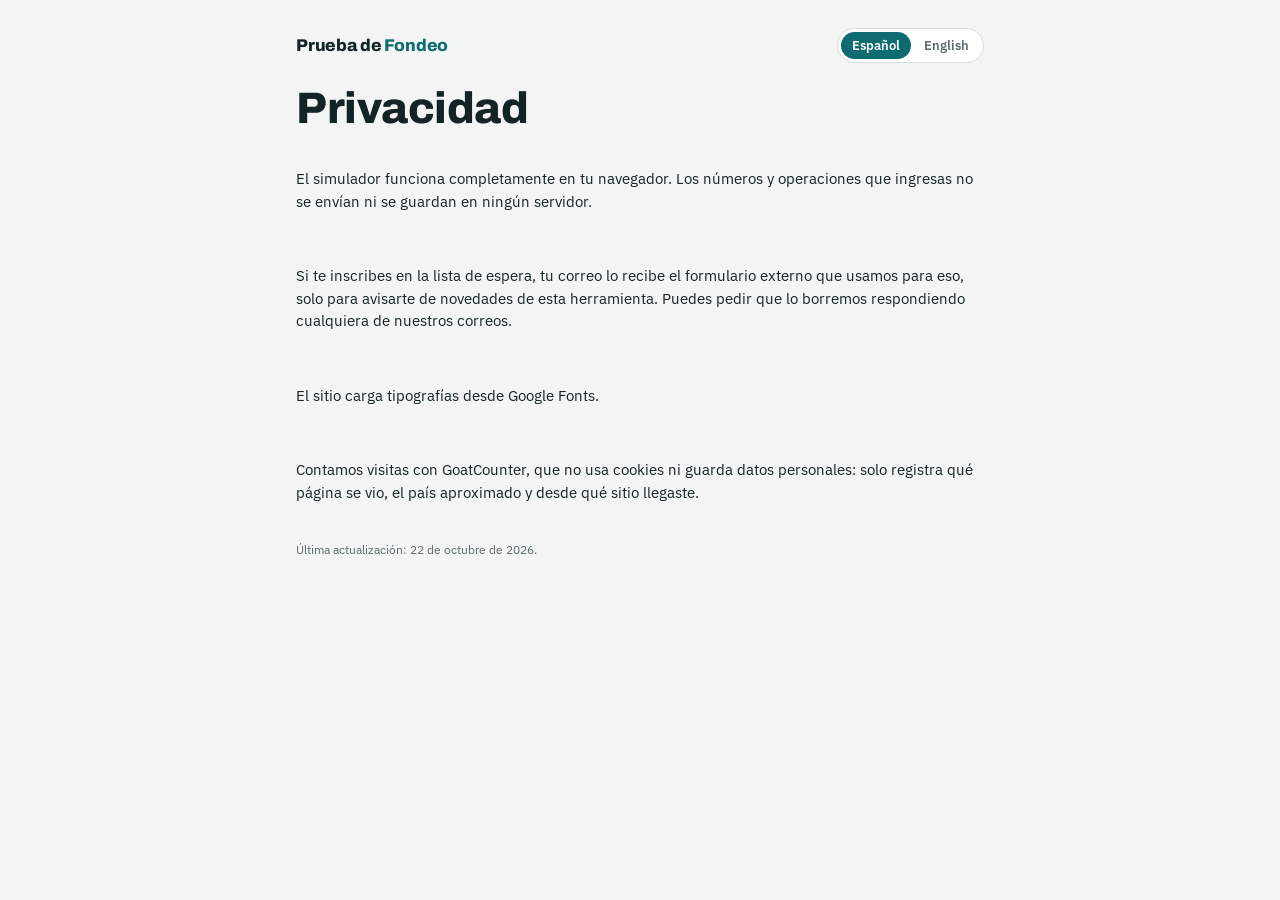
<file: privacidad.html>
<!doctype html>
<html lang="es">
<head>
<meta charset="utf-8">
<meta name="viewport" content="width=device-width,initial-scale=1,viewport-fit=cover">
<title>Privacidad · Prueba de Fondeo</title>
<link rel="stylesheet" href="https://fonts.googleapis.com/css2?family=Archivo:wght@700;800&family=IBM+Plex+Sans:wght@400;600&display=swap">
<link rel="stylesheet" href="assets/styles.css">
</head>
<body>
<div class="wrap" style="max-width:720px">
  <nav class="top"><a class="brand" href="./">Prueba de <i>Fondeo</i></a><span class="lang"><a aria-current="page" lang="es">Español</a><a href="en/privacy.html" lang="en">English</a></span></nav>
  <h1>Privacidad</h1>
  <p>El simulador funciona completamente en tu navegador. Los números y operaciones que ingresas no se envían ni se guardan en ningún servidor.</p>
  <p>Si te inscribes en la lista de espera, tu correo lo recibe el formulario externo que usamos para eso, solo para avisarte de novedades de esta herramienta. Puedes pedir que lo borremos respondiendo cualquiera de nuestros correos.</p>
  <p>El sitio carga tipografías desde Google Fonts.</p>
  <p>Contamos visitas con GoatCounter, que no usa cookies ni guarda datos personales: solo registra qué página se vio, el país aproximado y desde qué sitio llegaste.</p>
  <p class="note">Última actualización: 22 de octubre de 2026.</p>
</div>
<script data-goatcounter="https://felipefg.goatcounter.com/count" async src="//gc.zgo.at/count.js"></script>
</body>
</html>
</file>
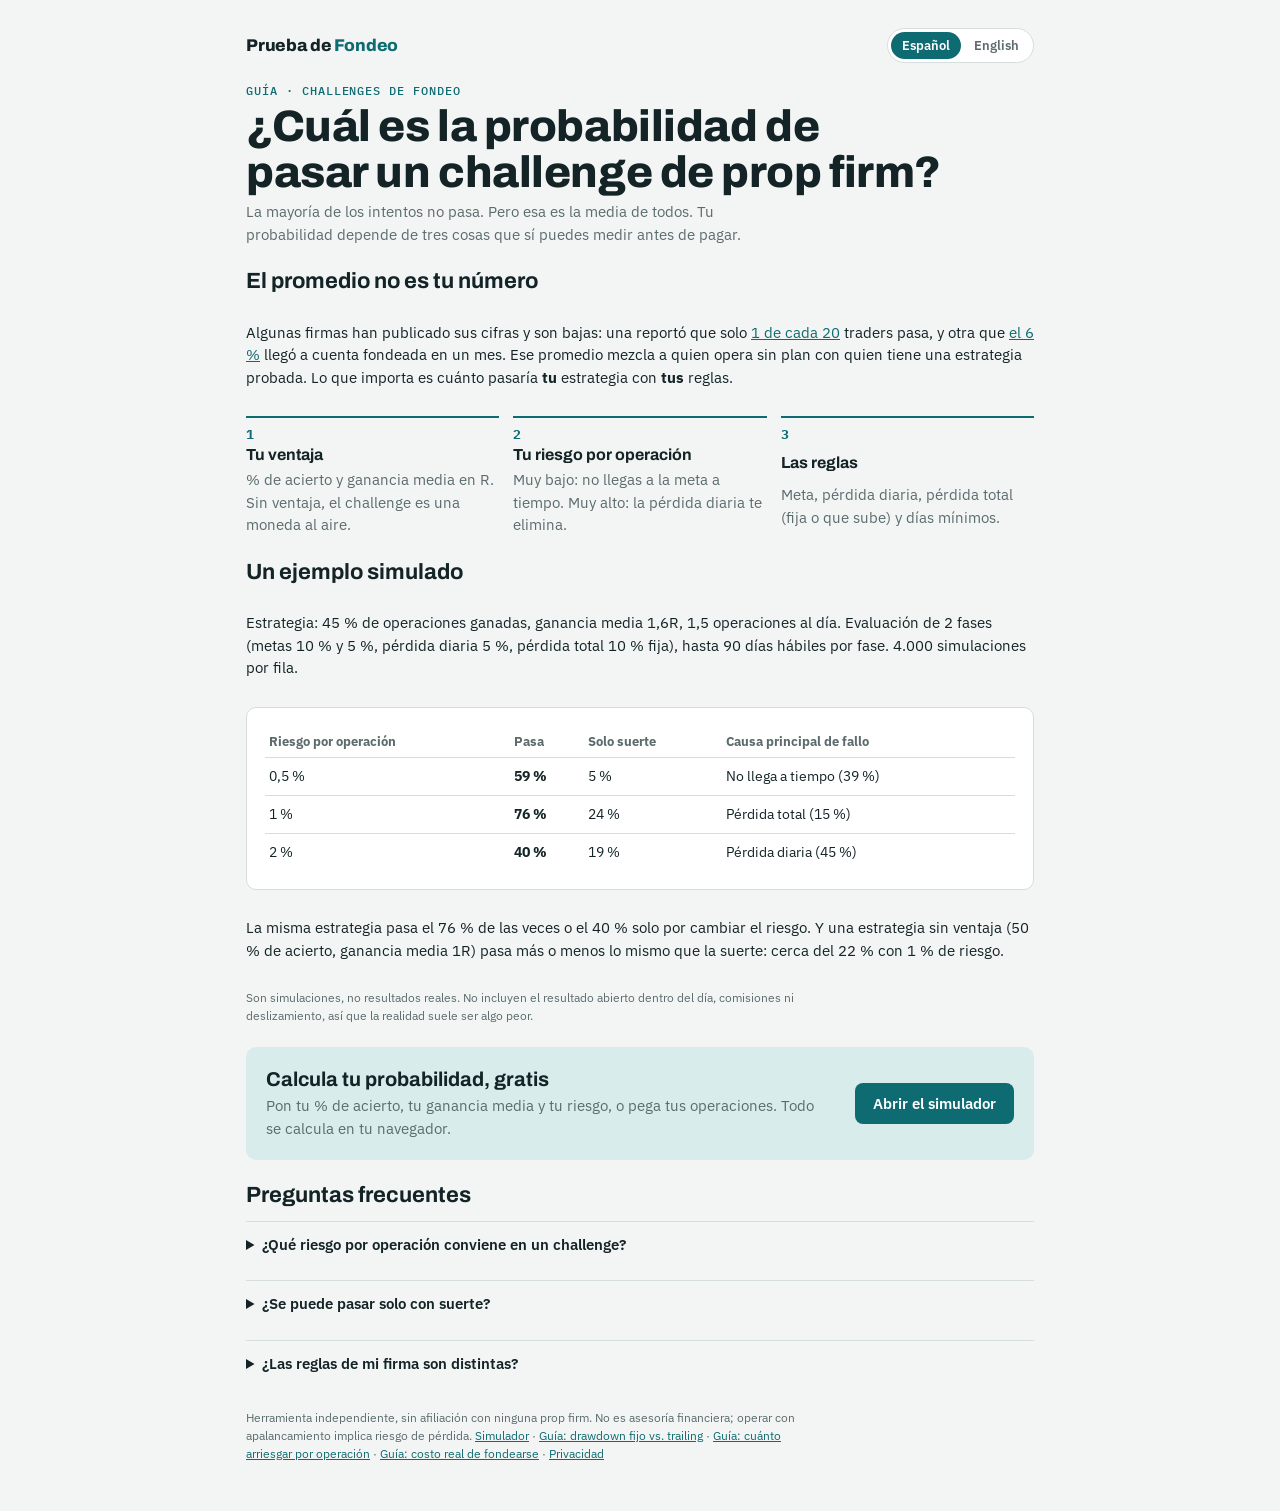
<file: probabilidad-pasar-challenge.html>
<!doctype html>
<html lang="es">
<head>
<meta charset="utf-8">
<meta name="viewport" content="width=device-width,initial-scale=1,viewport-fit=cover">
<title>¿Cuál es la probabilidad de pasar un challenge de prop firm? · Prueba de Fondeo</title>
<meta name="description" content="Cuántos traders pasan un challenge de fondeo, qué decide tu probabilidad (riesgo por operación, pérdida diaria, ventaja) y ejemplos simulados. Calcula la tuya gratis.">
<link rel="canonical" href="https://felipefg04.github.io/Pruebas-de-fondeo/probabilidad-pasar-challenge.html">
<meta property="og:title" content="¿Cuál es la probabilidad de pasar un challenge de prop firm?">
<meta property="og:description" content="Qué decide si pasas un challenge de fondeo, con ejemplos simulados y un simulador gratis.">
<meta property="og:type" content="article">
<meta name="theme-color" content="#0f6b72">
<link rel="alternate" hreflang="es" href="https://felipefg04.github.io/Pruebas-de-fondeo/probabilidad-pasar-challenge.html">
<link rel="alternate" hreflang="en" href="https://felipefg04.github.io/Pruebas-de-fondeo/en/challenge-pass-rate.html">
<link rel="icon" href="data:image/svg+xml,%3Csvg xmlns='http://www.w3.org/2000/svg' viewBox='0 0 32 32'%3E%3Crect width='32' height='32' rx='7' fill='%230f6b72'/%3E%3Cpath d='M6 22l6-6 5 4 9-11' fill='none' stroke='white' stroke-width='3' stroke-linecap='round' stroke-linejoin='round'/%3E%3C/svg%3E">
<link rel="preconnect" href="https://fonts.googleapis.com">
<link rel="preconnect" href="https://fonts.gstatic.com" crossorigin>
<link rel="stylesheet" href="https://fonts.googleapis.com/css2?family=Archivo:wght@500;700;800&family=IBM+Plex+Sans:wght@400;500;600&family=IBM+Plex+Mono:wght@400;500&display=swap">
<link rel="stylesheet" href="assets/styles.css">
<script type="application/ld+json">
{"@context":"https://schema.org","@type":"FAQPage","inLanguage":"es","mainEntity":[
{"@type":"Question","name":"¿Qué porcentaje de traders pasa un challenge de prop firm?","acceptedAnswer":{"@type":"Answer","text":"Los datos que algunas firmas han publicado son bajos: entre 1 de cada 20 y 6 de cada 100 traders llegan a cuenta fondeada. Tu probabilidad no es ese promedio: depende de tu ventaja, tu riesgo por operación y las reglas exactas."}},
{"@type":"Question","name":"¿Qué riesgo por operación conviene en un challenge?","acceptedAnswer":{"@type":"Answer","text":"Depende de tu estrategia. Con poco riesgo no llegas a la meta a tiempo; con mucho, la pérdida diaria te corta. En el ejemplo simulado (45 % de acierto, ganancia media 1,6R, 2 fases) el mejor punto está cerca de 1 % por operación."}},
{"@type":"Question","name":"¿Se puede pasar un challenge solo con suerte?","acceptedAnswer":{"@type":"Answer","text":"Sí, a veces. Sin ventaja, con 1 % de riesgo, alrededor de 1 de cada 5 intentos pasa por azar en el ejemplo simulado. Por eso conviene comparar tu probabilidad con la de la suerte antes de pagar."}}
]}
</script>
</head>
<body>
<div class="wrap" style="max-width:820px">
  <nav class="top" aria-label="Principal">
    <a class="brand" href="./">Prueba de <i>Fondeo</i></a>
    <span class="lang" role="group" aria-label="Idioma / Language"><a aria-current="page" lang="es">Español</a><a href="en/challenge-pass-rate.html" hreflang="en" lang="en">English</a></span>
  </nav>

  <header>
    <span class="eyebrow">Guía · challenges de fondeo</span>
    <h1>¿Cuál es la probabilidad de pasar un challenge de prop firm?</h1>
    <p class="lede">La mayoría de los intentos no pasa. Pero esa es la media de todos. Tu probabilidad depende de tres cosas que sí puedes medir antes de pagar.</p>
  </header>

  <section class="section" aria-labelledby="g1">
    <h2 id="g1">El promedio no es tu número</h2>
    <p>Algunas firmas han publicado sus cifras y son bajas: una reportó que solo <a href="https://www.financemagnates.com/forex/only-1-in-20-traders-pass-prop-firm-challenges-reports-the-funded-trader/" rel="noopener">1 de cada 20</a> traders pasa, y otra que <a href="https://www.financemagnates.com/forex/prop-firm-atfunded-reports-6-of-traders-reached-funded-status-in-june-trading-data/" rel="noopener">el 6 %</a> llegó a cuenta fondeada en un mes. Ese promedio mezcla a quien opera sin plan con quien tiene una estrategia probada. Lo que importa es cuánto pasaría <b>tu</b> estrategia con <b>tus</b> reglas.</p>
    <ol class="steps">
      <li><b>Tu ventaja</b><span>% de acierto y ganancia media en R. Sin ventaja, el challenge es una moneda al aire.</span></li>
      <li><b>Tu riesgo por operación</b><span>Muy bajo: no llegas a la meta a tiempo. Muy alto: la pérdida diaria te elimina.</span></li>
      <li><b>Las reglas</b><span>Meta, pérdida diaria, pérdida total (fija o que sube) y días mínimos.</span></li>
    </ol>
  </section>

  <section class="section" aria-labelledby="g2">
    <h2 id="g2">Un ejemplo simulado</h2>
    <p>Estrategia: 45 % de operaciones ganadas, ganancia media 1,6R, 1,5 operaciones al día. Evaluación de 2 fases (metas 10 % y 5 %, pérdida diaria 5 %, pérdida total 10 % fija), hasta 90 días hábiles por fase. 4.000 simulaciones por fila.</p>
    <div class="panel" style="overflow-x:auto">
      <table style="border-collapse:collapse;width:100%;font-size:14px;font-variant-numeric:tabular-nums">
        <thead><tr style="text-align:left;color:var(--muted);font-size:13px"><th style="padding:6px 4px">Riesgo por operación</th><th style="padding:6px 4px">Pasa</th><th style="padding:6px 4px">Solo suerte</th><th style="padding:6px 4px">Causa principal de fallo</th></tr></thead>
        <tbody>
          <tr style="border-top:1px solid var(--line)"><td style="padding:8px 4px;vertical-align:top;white-space:nowrap">0,5 %</td><td style="padding:8px 4px;vertical-align:top;white-space:nowrap"><b>59 %</b></td><td style="padding:8px 4px;vertical-align:top;white-space:nowrap">5 %</td><td style="padding:8px 4px;vertical-align:top">No llega a tiempo (39&nbsp;%)</td></tr>
          <tr style="border-top:1px solid var(--line)"><td style="padding:8px 4px;vertical-align:top;white-space:nowrap">1 %</td><td style="padding:8px 4px;vertical-align:top;white-space:nowrap"><b>76 %</b></td><td style="padding:8px 4px;vertical-align:top;white-space:nowrap">24 %</td><td style="padding:8px 4px;vertical-align:top">Pérdida total (15&nbsp;%)</td></tr>
          <tr style="border-top:1px solid var(--line)"><td style="padding:8px 4px;vertical-align:top;white-space:nowrap">2 %</td><td style="padding:8px 4px;vertical-align:top;white-space:nowrap"><b>40 %</b></td><td style="padding:8px 4px;vertical-align:top;white-space:nowrap">19 %</td><td style="padding:8px 4px;vertical-align:top">Pérdida diaria (45&nbsp;%)</td></tr>
        </tbody>
      </table>
    </div>
    <p>La misma estrategia pasa el 76 % de las veces o el 40 % solo por cambiar el riesgo. Y una estrategia sin ventaja (50 % de acierto, ganancia media 1R) pasa más o menos lo mismo que la suerte: cerca del 22 % con 1 % de riesgo.</p>
    <p class="note">Son simulaciones, no resultados reales. No incluyen el resultado abierto dentro del día, comisiones ni deslizamiento, así que la realidad suele ser algo peor.</p>
  </section>

  <section class="cta" aria-labelledby="g3">
    <div>
      <h2 id="g3" style="margin:0;font:700 20px/1.2 var(--f-display)">Calcula tu probabilidad, gratis</h2>
      <p>Pon tu % de acierto, tu ganancia media y tu riesgo, o pega tus operaciones. Todo se calcula en tu navegador.</p>
    </div>
    <a class="btn" href="./">Abrir el simulador</a>
  </section>

  <section class="section" aria-labelledby="g4">
    <h2 id="g4">Preguntas frecuentes</h2>
    <details><summary>¿Qué riesgo por operación conviene en un challenge?</summary><p>Depende de tu estrategia. En el ejemplo, el mejor punto está cerca de 1 %. El simulador te muestra la curva completa para tus números.</p></details>
    <details><summary>¿Se puede pasar solo con suerte?</summary><p>Sí, a veces. Sin ventaja y con 1 % de riesgo, cerca de 1 de cada 5 intentos pasa por azar. Si tu probabilidad se parece a la de la suerte, pagar el challenge es una apuesta.</p></details>
    <details><summary>¿Las reglas de mi firma son distintas?</summary><p>Probablemente en algún detalle. Usa "A mi medida" en el simulador y confirma las reglas en el sitio de la firma antes de pagar.</p></details>
  </section>

  <footer>
    <p class="note">Herramienta independiente, sin afiliación con ninguna prop firm. No es asesoría financiera; operar con apalancamiento implica riesgo de pérdida. <a href="./">Simulador</a> · <a href="drawdown-fijo-vs-trailing.html">Guía: drawdown fijo vs. trailing</a> · <a href="riesgo-por-operacion-challenge.html">Guía: cuánto arriesgar por operación</a> · <a href="costo-real-challenge.html">Guía: costo real de fondearse</a> · <a href="privacidad.html">Privacidad</a></p>
  </footer>
</div>
<script data-goatcounter="https://felipefg.goatcounter.com/count" async src="//gc.zgo.at/count.js"></script>
</body>
</html>
</file>
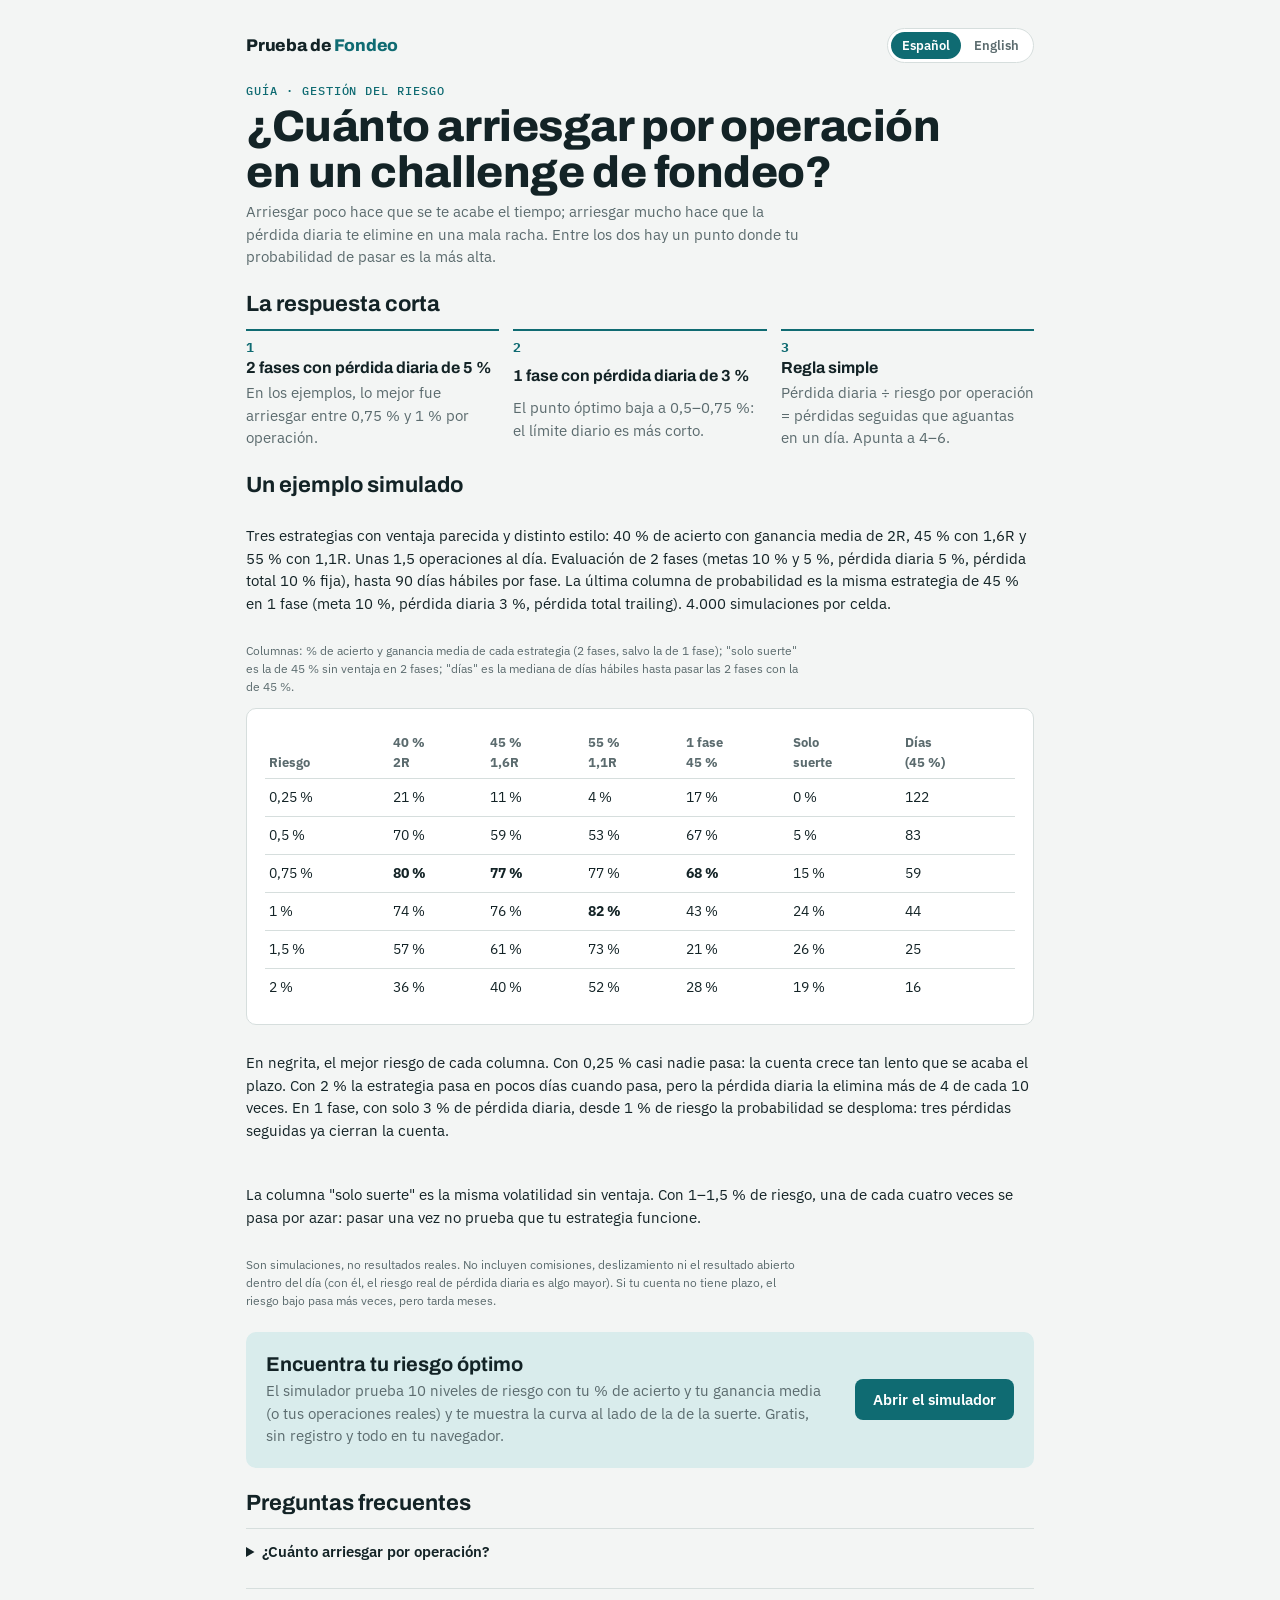
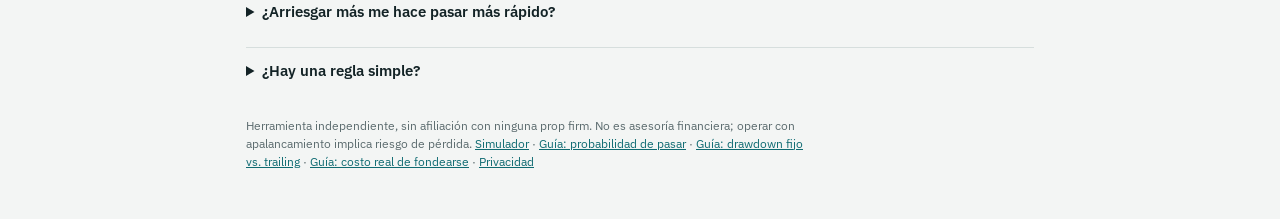
<file: riesgo-por-operacion-challenge.html>
<!doctype html>
<html lang="es">
<head>
<meta charset="utf-8">
<meta name="viewport" content="width=device-width,initial-scale=1,viewport-fit=cover">
<title>¿Cuánto arriesgar por operación en un challenge de fondeo? · Prueba de Fondeo</title>
<meta name="description" content="Cuánto riesgo por operación da la mayor probabilidad de pasar un challenge de prop firm, con ejemplos simulados para 2 fases y 1 fase. Regla simple y simulador gratis.">
<link rel="canonical" href="https://felipefg04.github.io/Pruebas-de-fondeo/riesgo-por-operacion-challenge.html">
<meta property="og:title" content="¿Cuánto arriesgar por operación en un challenge de fondeo?">
<meta property="og:description" content="Con 0,75–1 % la estrategia de ejemplo pasa 77 %; con 2 %, solo 40 %. Ejemplos simulados y simulador gratis.">
<meta property="og:type" content="article">
<meta name="theme-color" content="#0f6b72">
<link rel="alternate" hreflang="es" href="https://felipefg04.github.io/Pruebas-de-fondeo/riesgo-por-operacion-challenge.html">
<link rel="alternate" hreflang="en" href="https://felipefg04.github.io/Pruebas-de-fondeo/en/risk-per-trade-challenge.html">
<link rel="icon" href="data:image/svg+xml,%3Csvg xmlns='http://www.w3.org/2000/svg' viewBox='0 0 32 32'%3E%3Crect width='32' height='32' rx='7' fill='%230f6b72'/%3E%3Cpath d='M6 22l6-6 5 4 9-11' fill='none' stroke='white' stroke-width='3' stroke-linecap='round' stroke-linejoin='round'/%3E%3C/svg%3E">
<link rel="preconnect" href="https://fonts.googleapis.com">
<link rel="preconnect" href="https://fonts.gstatic.com" crossorigin>
<link rel="stylesheet" href="https://fonts.googleapis.com/css2?family=Archivo:wght@500;700;800&family=IBM+Plex+Sans:wght@400;500;600&family=IBM+Plex+Mono:wght@400;500&display=swap">
<link rel="stylesheet" href="assets/styles.css">
<script type="application/ld+json">
{"@context": "https://schema.org", "@type": "FAQPage", "inLanguage": "es", "mainEntity": [{"@type": "Question", "name": "¿Cuánto arriesgar por operación en un challenge de fondeo?", "acceptedAnswer": {"@type": "Answer", "text": "Depende de tu estrategia y de la pérdida diaria de la cuenta. En el ejemplo simulado de 2 fases (pérdida diaria 5 %), la mejor probabilidad de pasar está entre 0,75 % y 1 % por operación para las tres estrategias probadas. En 1 fase con pérdida diaria de 3 %, el punto óptimo baja a 0,5–0,75 %."}}, {"@type": "Question", "name": "¿Arriesgar más hace que pase el challenge más rápido?", "acceptedAnswer": {"@type": "Answer", "text": "Pasa más rápido cuando pasa, pero pasa menos veces. Con 2 % de riesgo la estrategia de ejemplo tarda unos 16 días, pero solo pasa el 40 % de las veces; con 0,75 % tarda unos 59 días y pasa el 77 %."}}, {"@type": "Question", "name": "¿Qué regla simple sirve para elegir el riesgo?", "acceptedAnswer": {"@type": "Answer", "text": "Divide la pérdida diaria máxima por tu riesgo por operación: eso es cuántas pérdidas seguidas aguantas en un día. En los ejemplos, lo que mejor funcionó fue aguantar entre 4 y 6. Con 5 % de pérdida diaria eso es 0,75–1 %; con 3 %, 0,5–0,75 %."}}]}
</script>
</head>
<body>
<div class="wrap" style="max-width:820px">
  <nav class="top" aria-label="Principal">
    <a class="brand" href="./">Prueba de <i>Fondeo</i></a>
    <span class="lang" role="group" aria-label="Idioma / Language"><a aria-current="page" lang="es">Español</a><a href="en/risk-per-trade-challenge.html" hreflang="en" lang="en">English</a></span>
  </nav>

  <header>
    <span class="eyebrow">Guía · gestión del riesgo</span>
    <h1>¿Cuánto arriesgar por operación en un challenge de fondeo?</h1>
    <p class="lede">Arriesgar poco hace que se te acabe el tiempo; arriesgar mucho hace que la pérdida diaria te elimine en una mala racha. Entre los dos hay un punto donde tu probabilidad de pasar es la más alta.</p>
  </header>

  <section class="section" aria-labelledby="r1">
    <h2 id="r1">La respuesta corta</h2>
    <ol class="steps">
      <li><b>2 fases con pérdida diaria de 5 %</b><span>En los ejemplos, lo mejor fue arriesgar entre 0,75 % y 1 % por operación.</span></li>
      <li><b>1 fase con pérdida diaria de 3 %</b><span>El punto óptimo baja a 0,5–0,75 %: el límite diario es más corto.</span></li>
      <li><b>Regla simple</b><span>Pérdida diaria ÷ riesgo por operación = pérdidas seguidas que aguantas en un día. Apunta a 4–6.</span></li>
    </ol>
  </section>

  <section class="section" aria-labelledby="r2">
    <h2 id="r2">Un ejemplo simulado</h2>
    <p>Tres estrategias con ventaja parecida y distinto estilo: 40 % de acierto con ganancia media de 2R, 45 % con 1,6R y 55 % con 1,1R. Unas 1,5 operaciones al día. Evaluación de 2 fases (metas 10 % y 5 %, pérdida diaria 5 %, pérdida total 10 % fija), hasta 90 días hábiles por fase. La última columna de probabilidad es la misma estrategia de 45 % en 1 fase (meta 10 %, pérdida diaria 3 %, pérdida total trailing). 4.000 simulaciones por celda.</p>
    <p class="note">Columnas: % de acierto y ganancia media de cada estrategia (2 fases, salvo la de 1 fase); "solo suerte" es la de 45 % sin ventaja en 2 fases; "días" es la mediana de días hábiles hasta pasar las 2 fases con la de 45 %.</p>
    <div class="panel" style="overflow-x:auto">
      <table style="border-collapse:collapse;width:100%;font-size:14px;font-variant-numeric:tabular-nums">
        <thead><tr style="text-align:left;color:var(--muted);font-size:13px;vertical-align:bottom"><th style="padding:6px 4px">Riesgo</th><th style="padding:6px 4px">40 %<br>2R</th><th style="padding:6px 4px">45 %<br>1,6R</th><th style="padding:6px 4px">55 %<br>1,1R</th><th style="padding:6px 4px">1&nbsp;fase<br>45 %</th><th style="padding:6px 4px">Solo<br>suerte</th><th style="padding:6px 4px">Días<br>(45&nbsp;%)</th></tr></thead>
        <tbody><tr style="border-top:1px solid var(--line)"><td style="padding:8px 4px;vertical-align:top;white-space:nowrap">0,25 %</td><td style="padding:8px 4px;vertical-align:top;white-space:nowrap">21 %</td><td style="padding:8px 4px;vertical-align:top;white-space:nowrap">11 %</td><td style="padding:8px 4px;vertical-align:top;white-space:nowrap">4 %</td><td style="padding:8px 4px;vertical-align:top;white-space:nowrap">17 %</td><td style="padding:8px 4px;vertical-align:top;white-space:nowrap">0 %</td><td style="padding:8px 4px;vertical-align:top;white-space:nowrap">122</td></tr><tr style="border-top:1px solid var(--line)"><td style="padding:8px 4px;vertical-align:top;white-space:nowrap">0,5 %</td><td style="padding:8px 4px;vertical-align:top;white-space:nowrap">70 %</td><td style="padding:8px 4px;vertical-align:top;white-space:nowrap">59 %</td><td style="padding:8px 4px;vertical-align:top;white-space:nowrap">53 %</td><td style="padding:8px 4px;vertical-align:top;white-space:nowrap">67 %</td><td style="padding:8px 4px;vertical-align:top;white-space:nowrap">5 %</td><td style="padding:8px 4px;vertical-align:top;white-space:nowrap">83</td></tr><tr style="border-top:1px solid var(--line)"><td style="padding:8px 4px;vertical-align:top;white-space:nowrap">0,75 %</td><td style="padding:8px 4px;vertical-align:top;white-space:nowrap"><b>80 %</b></td><td style="padding:8px 4px;vertical-align:top;white-space:nowrap"><b>77 %</b></td><td style="padding:8px 4px;vertical-align:top;white-space:nowrap">77 %</td><td style="padding:8px 4px;vertical-align:top;white-space:nowrap"><b>68 %</b></td><td style="padding:8px 4px;vertical-align:top;white-space:nowrap">15 %</td><td style="padding:8px 4px;vertical-align:top;white-space:nowrap">59</td></tr><tr style="border-top:1px solid var(--line)"><td style="padding:8px 4px;vertical-align:top;white-space:nowrap">1 %</td><td style="padding:8px 4px;vertical-align:top;white-space:nowrap">74 %</td><td style="padding:8px 4px;vertical-align:top;white-space:nowrap">76 %</td><td style="padding:8px 4px;vertical-align:top;white-space:nowrap"><b>82 %</b></td><td style="padding:8px 4px;vertical-align:top;white-space:nowrap">43 %</td><td style="padding:8px 4px;vertical-align:top;white-space:nowrap">24 %</td><td style="padding:8px 4px;vertical-align:top;white-space:nowrap">44</td></tr><tr style="border-top:1px solid var(--line)"><td style="padding:8px 4px;vertical-align:top;white-space:nowrap">1,5 %</td><td style="padding:8px 4px;vertical-align:top;white-space:nowrap">57 %</td><td style="padding:8px 4px;vertical-align:top;white-space:nowrap">61 %</td><td style="padding:8px 4px;vertical-align:top;white-space:nowrap">73 %</td><td style="padding:8px 4px;vertical-align:top;white-space:nowrap">21 %</td><td style="padding:8px 4px;vertical-align:top;white-space:nowrap">26 %</td><td style="padding:8px 4px;vertical-align:top;white-space:nowrap">25</td></tr><tr style="border-top:1px solid var(--line)"><td style="padding:8px 4px;vertical-align:top;white-space:nowrap">2 %</td><td style="padding:8px 4px;vertical-align:top;white-space:nowrap">36 %</td><td style="padding:8px 4px;vertical-align:top;white-space:nowrap">40 %</td><td style="padding:8px 4px;vertical-align:top;white-space:nowrap">52 %</td><td style="padding:8px 4px;vertical-align:top;white-space:nowrap">28 %</td><td style="padding:8px 4px;vertical-align:top;white-space:nowrap">19 %</td><td style="padding:8px 4px;vertical-align:top;white-space:nowrap">16</td></tr></tbody>
      </table>
    </div>
    <p>En negrita, el mejor riesgo de cada columna. Con 0,25 % casi nadie pasa: la cuenta crece tan lento que se acaba el plazo. Con 2 % la estrategia pasa en pocos días cuando pasa, pero la pérdida diaria la elimina más de 4 de cada 10 veces. En 1 fase, con solo 3 % de pérdida diaria, desde 1 % de riesgo la probabilidad se desploma: tres pérdidas seguidas ya cierran la cuenta.</p>
    <p>La columna "solo suerte" es la misma volatilidad sin ventaja. Con 1–1,5 % de riesgo, una de cada cuatro veces se pasa por azar: pasar una vez no prueba que tu estrategia funcione.</p>
    <p class="note">Son simulaciones, no resultados reales. No incluyen comisiones, deslizamiento ni el resultado abierto dentro del día (con él, el riesgo real de pérdida diaria es algo mayor). Si tu cuenta no tiene plazo, el riesgo bajo pasa más veces, pero tarda meses.</p>
  </section>

  <section class="cta" aria-labelledby="r3">
    <div>
      <h2 id="r3" style="margin:0;font:700 20px/1.2 var(--f-display)">Encuentra tu riesgo óptimo</h2>
      <p>El simulador prueba 10 niveles de riesgo con tu % de acierto y tu ganancia media (o tus operaciones reales) y te muestra la curva al lado de la de la suerte. Gratis, sin registro y todo en tu navegador.</p>
    </div>
    <a class="btn" href="./">Abrir el simulador</a>
  </section>

  <section class="section" aria-labelledby="r4">
    <h2 id="r4">Preguntas frecuentes</h2>
    <details><summary>¿Cuánto arriesgar por operación?</summary><p>En los ejemplos de 2 fases, 0,75–1 %. En 1 fase con pérdida diaria de 3 %, 0,5–0,75 %. Lo exacto depende de tu estrategia: pruébalo con tus números.</p></details>
    <details><summary>¿Arriesgar más me hace pasar más rápido?</summary><p>Sí, pero pasas menos veces. Con 2 % la estrategia de 45 % tarda unos 16 días y pasa el 40 %; con 0,75 % tarda unos 59 días y pasa el 77 %.</p></details>
    <details><summary>¿Hay una regla simple?</summary><p>Pérdida diaria ÷ riesgo por operación = cuántas pérdidas seguidas aguantas en un día. Lo que mejor funcionó fue entre 4 y 6.</p></details>
  </section>

  <footer>
    <p class="note">Herramienta independiente, sin afiliación con ninguna prop firm. No es asesoría financiera; operar con apalancamiento implica riesgo de pérdida. <a href="./">Simulador</a> · <a href="probabilidad-pasar-challenge.html">Guía: probabilidad de pasar</a> · <a href="drawdown-fijo-vs-trailing.html">Guía: drawdown fijo vs. trailing</a> · <a href="costo-real-challenge.html">Guía: costo real de fondearse</a> · <a href="privacidad.html">Privacidad</a></p>
  </footer>
</div>
<script data-goatcounter="https://felipefg.goatcounter.com/count" async src="//gc.zgo.at/count.js"></script>
</body>
</html>
</file>
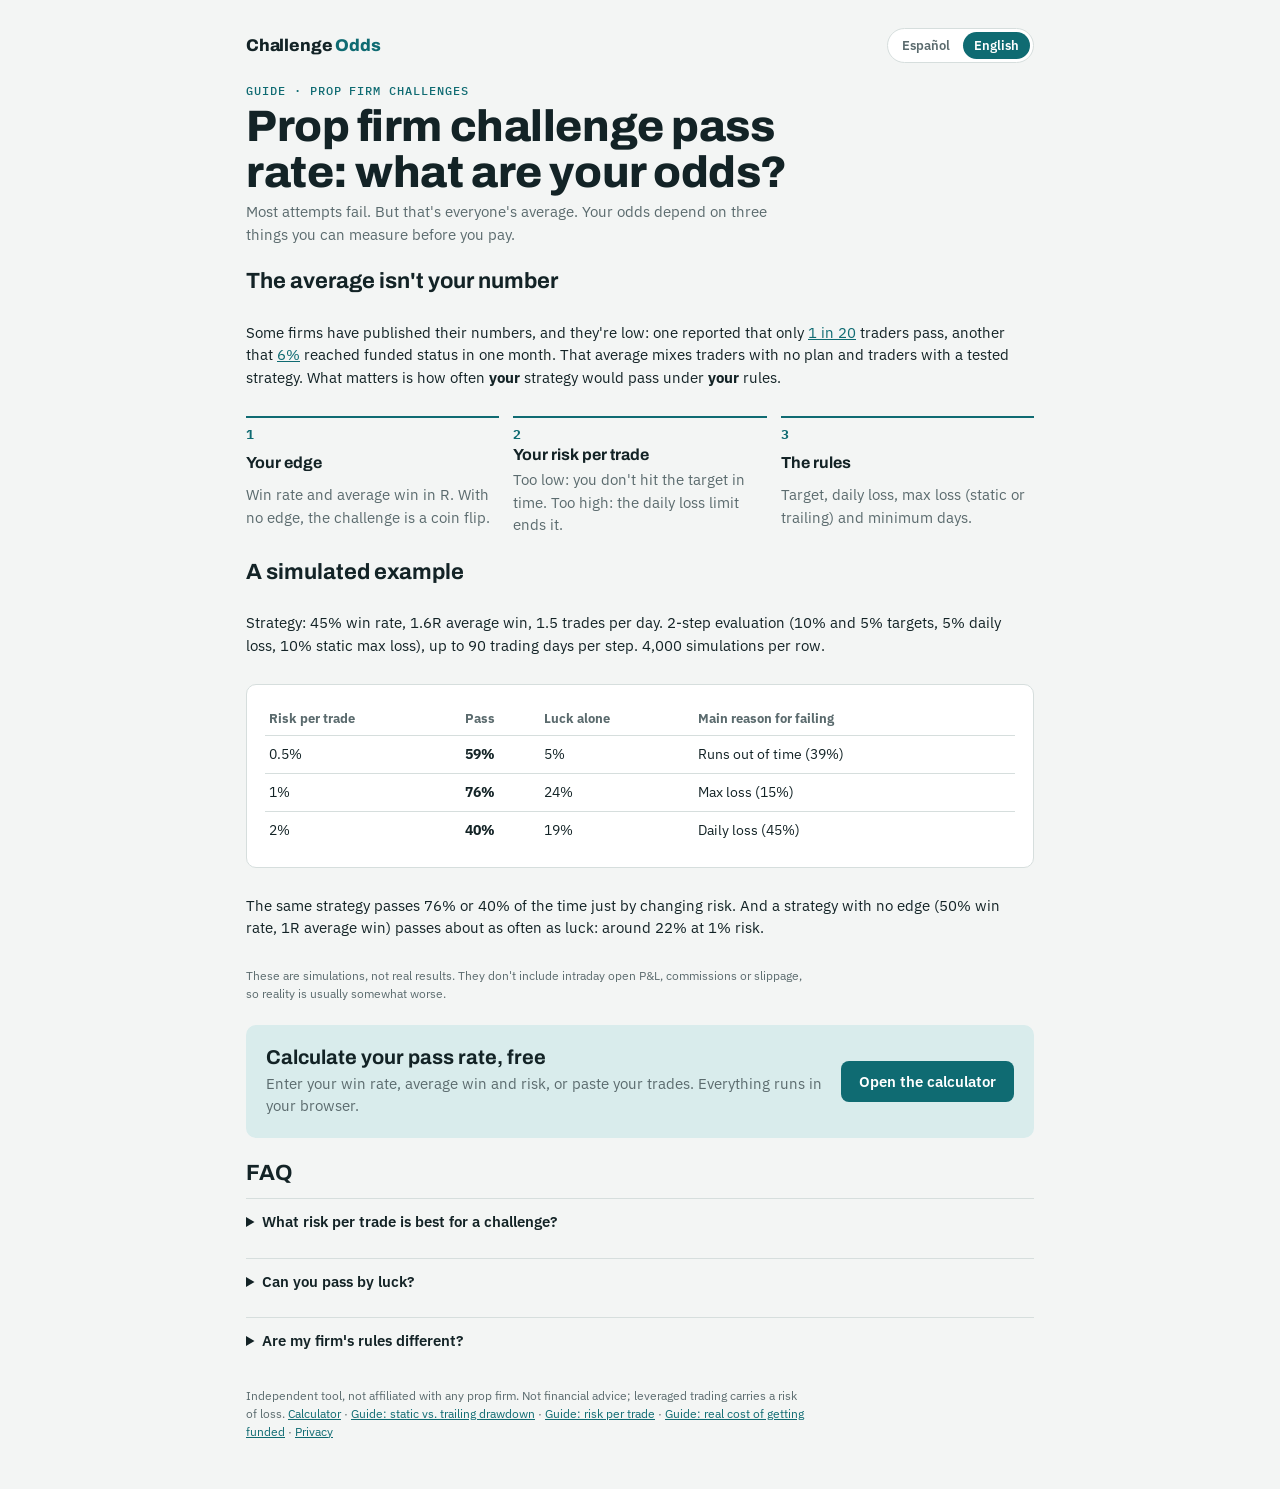
<file: en/challenge-pass-rate.html>
<!doctype html>
<html lang="en">
<head>
<meta charset="utf-8">
<meta name="viewport" content="width=device-width,initial-scale=1,viewport-fit=cover">
<title>Prop Firm Challenge Pass Rate: What Are Your Odds? · Challenge Odds</title>
<meta name="description" content="How many traders pass a prop firm challenge, what actually drives your odds (risk per trade, daily loss, edge) and simulated examples. Free pass rate calculator.">
<link rel="canonical" href="https://felipefg04.github.io/Pruebas-de-fondeo/en/challenge-pass-rate.html">
<meta property="og:title" content="Prop Firm Challenge Pass Rate: What Are Your Odds?">
<meta property="og:description" content="What decides whether you pass a prop firm challenge, with simulated examples and a free calculator.">
<meta property="og:type" content="article">
<meta name="theme-color" content="#0f6b72">
<link rel="alternate" hreflang="es" href="https://felipefg04.github.io/Pruebas-de-fondeo/probabilidad-pasar-challenge.html">
<link rel="alternate" hreflang="en" href="https://felipefg04.github.io/Pruebas-de-fondeo/en/challenge-pass-rate.html">
<link rel="icon" href="data:image/svg+xml,%3Csvg xmlns='http://www.w3.org/2000/svg' viewBox='0 0 32 32'%3E%3Crect width='32' height='32' rx='7' fill='%230f6b72'/%3E%3Cpath d='M6 22l6-6 5 4 9-11' fill='none' stroke='white' stroke-width='3' stroke-linecap='round' stroke-linejoin='round'/%3E%3C/svg%3E">
<link rel="preconnect" href="https://fonts.googleapis.com">
<link rel="preconnect" href="https://fonts.gstatic.com" crossorigin>
<link rel="stylesheet" href="https://fonts.googleapis.com/css2?family=Archivo:wght@500;700;800&family=IBM+Plex+Sans:wght@400;500;600&family=IBM+Plex+Mono:wght@400;500&display=swap">
<link rel="stylesheet" href="../assets/styles.css">
<script type="application/ld+json">
{"@context":"https://schema.org","@type":"FAQPage","inLanguage":"en","mainEntity":[
{"@type":"Question","name":"What percentage of traders pass a prop firm challenge?","acceptedAnswer":{"@type":"Answer","text":"The figures some firms have published are low: between 1 in 20 and 6 in 100 traders reach a funded account. Your own odds are not that average: they depend on your edge, your risk per trade and the exact rules."}},
{"@type":"Question","name":"What risk per trade is best for a prop firm challenge?","acceptedAnswer":{"@type":"Answer","text":"It depends on your strategy. Too little risk and you run out of time; too much and the daily loss limit ends the attempt. In the simulated example (45% win rate, 1.6R average win, 2-step) the best point is around 1% per trade."}},
{"@type":"Question","name":"Can you pass a prop firm challenge by luck?","acceptedAnswer":{"@type":"Answer","text":"Sometimes. With no edge and 1% risk, about 1 in 5 attempts passes by chance in the simulated example. That's why it's worth comparing your odds with pure luck before paying."}}
]}
</script>
</head>
<body>
<div class="wrap" style="max-width:820px">
  <nav class="top" aria-label="Main">
    <a class="brand" href="./">Challenge <i>Odds</i></a>
    <span class="lang" role="group" aria-label="Language / Idioma"><a href="../probabilidad-pasar-challenge.html" hreflang="es" lang="es">Español</a><a aria-current="page" lang="en">English</a></span>
  </nav>

  <header>
    <span class="eyebrow">Guide · prop firm challenges</span>
    <h1>Prop firm challenge pass rate: what are your odds?</h1>
    <p class="lede">Most attempts fail. But that's everyone's average. Your odds depend on three things you can measure before you pay.</p>
  </header>

  <section class="section" aria-labelledby="g1">
    <h2 id="g1">The average isn't your number</h2>
    <p>Some firms have published their numbers, and they're low: one reported that only <a href="https://www.financemagnates.com/forex/only-1-in-20-traders-pass-prop-firm-challenges-reports-the-funded-trader/" rel="noopener">1 in 20</a> traders pass, another that <a href="https://www.financemagnates.com/forex/prop-firm-atfunded-reports-6-of-traders-reached-funded-status-in-june-trading-data/" rel="noopener">6%</a> reached funded status in one month. That average mixes traders with no plan and traders with a tested strategy. What matters is how often <b>your</b> strategy would pass under <b>your</b> rules.</p>
    <ol class="steps">
      <li><b>Your edge</b><span>Win rate and average win in R. With no edge, the challenge is a coin flip.</span></li>
      <li><b>Your risk per trade</b><span>Too low: you don't hit the target in time. Too high: the daily loss limit ends it.</span></li>
      <li><b>The rules</b><span>Target, daily loss, max loss (static or trailing) and minimum days.</span></li>
    </ol>
  </section>

  <section class="section" aria-labelledby="g2">
    <h2 id="g2">A simulated example</h2>
    <p>Strategy: 45% win rate, 1.6R average win, 1.5 trades per day. 2-step evaluation (10% and 5% targets, 5% daily loss, 10% static max loss), up to 90 trading days per step. 4,000 simulations per row.</p>
    <div class="panel" style="overflow-x:auto">
      <table style="border-collapse:collapse;width:100%;font-size:14px;font-variant-numeric:tabular-nums">
        <thead><tr style="text-align:left;color:var(--muted);font-size:13px"><th style="padding:6px 4px">Risk per trade</th><th style="padding:6px 4px">Pass</th><th style="padding:6px 4px">Luck alone</th><th style="padding:6px 4px">Main reason for failing</th></tr></thead>
        <tbody>
          <tr style="border-top:1px solid var(--line)"><td style="padding:8px 4px;vertical-align:top;white-space:nowrap">0.5%</td><td style="padding:8px 4px;vertical-align:top;white-space:nowrap"><b>59%</b></td><td style="padding:8px 4px;vertical-align:top;white-space:nowrap">5%</td><td style="padding:8px 4px;vertical-align:top">Runs out of time (39%)</td></tr>
          <tr style="border-top:1px solid var(--line)"><td style="padding:8px 4px;vertical-align:top;white-space:nowrap">1%</td><td style="padding:8px 4px;vertical-align:top;white-space:nowrap"><b>76%</b></td><td style="padding:8px 4px;vertical-align:top;white-space:nowrap">24%</td><td style="padding:8px 4px;vertical-align:top">Max loss (15%)</td></tr>
          <tr style="border-top:1px solid var(--line)"><td style="padding:8px 4px;vertical-align:top;white-space:nowrap">2%</td><td style="padding:8px 4px;vertical-align:top;white-space:nowrap"><b>40%</b></td><td style="padding:8px 4px;vertical-align:top;white-space:nowrap">19%</td><td style="padding:8px 4px;vertical-align:top">Daily loss (45%)</td></tr>
        </tbody>
      </table>
    </div>
    <p>The same strategy passes 76% or 40% of the time just by changing risk. And a strategy with no edge (50% win rate, 1R average win) passes about as often as luck: around 22% at 1% risk.</p>
    <p class="note">These are simulations, not real results. They don't include intraday open P&amp;L, commissions or slippage, so reality is usually somewhat worse.</p>
  </section>

  <section class="cta" aria-labelledby="g3">
    <div>
      <h2 id="g3" style="margin:0;font:700 20px/1.2 var(--f-display)">Calculate your pass rate, free</h2>
      <p>Enter your win rate, average win and risk, or paste your trades. Everything runs in your browser.</p>
    </div>
    <a class="btn" href="./">Open the calculator</a>
  </section>

  <section class="section" aria-labelledby="g4">
    <h2 id="g4">FAQ</h2>
    <details><summary>What risk per trade is best for a challenge?</summary><p>It depends on your strategy. In the example, the best point is around 1%. The calculator shows the full curve for your numbers.</p></details>
    <details><summary>Can you pass by luck?</summary><p>Sometimes. With no edge and 1% risk, about 1 in 5 attempts passes by chance. If your odds look like luck's, paying for the challenge is a bet.</p></details>
    <details><summary>Are my firm's rules different?</summary><p>Probably in some detail. Use "Custom" in the calculator and confirm the rules on the firm's site before paying.</p></details>
  </section>

  <footer>
    <p class="note">Independent tool, not affiliated with any prop firm. Not financial advice; leveraged trading carries a risk of loss. <a href="./">Calculator</a> · <a href="static-vs-trailing-drawdown.html">Guide: static vs. trailing drawdown</a> · <a href="risk-per-trade-challenge.html">Guide: risk per trade</a> · <a href="prop-firm-challenge-cost.html">Guide: real cost of getting funded</a> · <a href="privacy.html">Privacy</a></p>
  </footer>
</div>
<script data-goatcounter="https://felipefg.goatcounter.com/count" async src="//gc.zgo.at/count.js"></script>
</body>
</html>
</file>
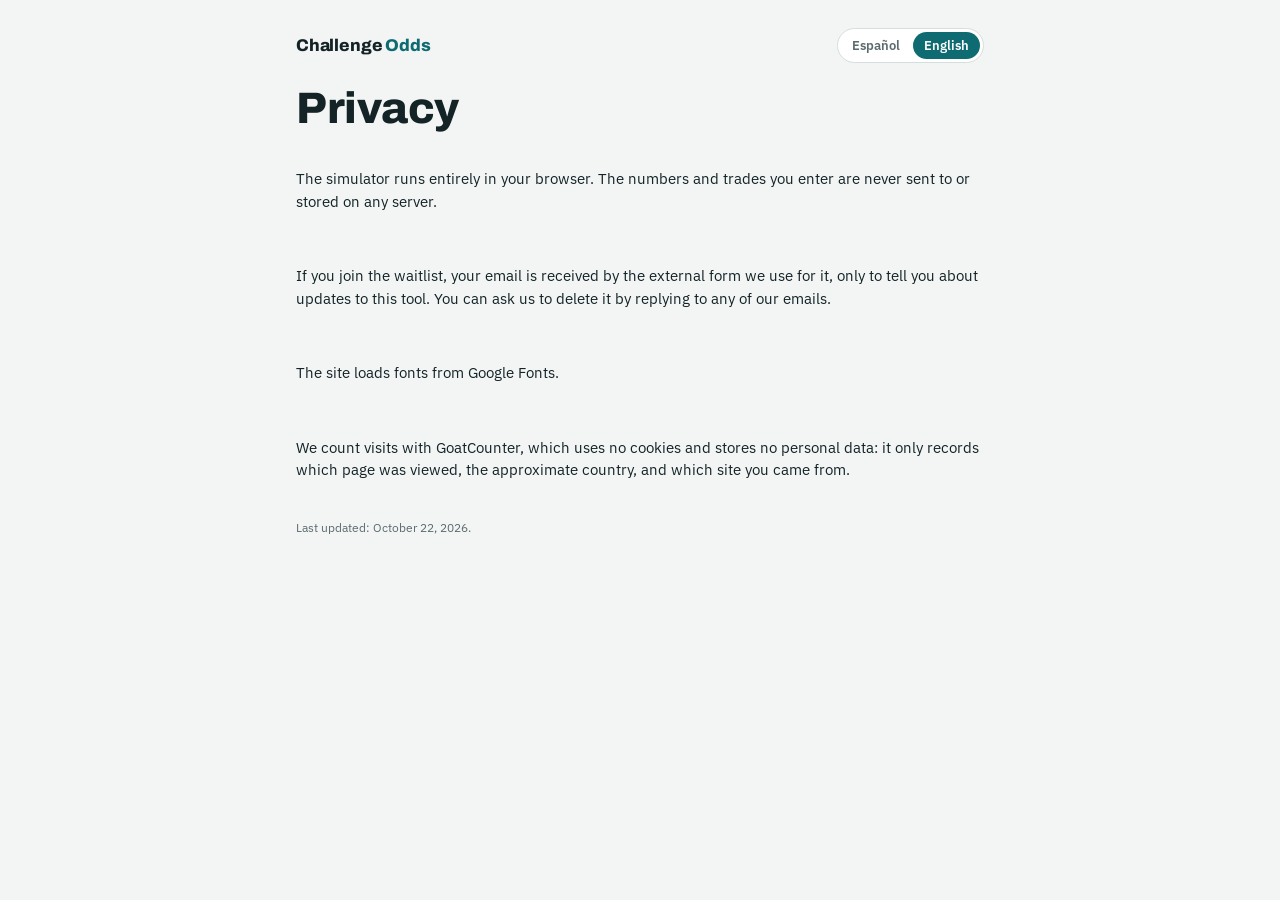
<file: en/privacy.html>
<!doctype html>
<html lang="en">
<head>
<meta charset="utf-8">
<meta name="viewport" content="width=device-width,initial-scale=1,viewport-fit=cover">
<title>Privacy · Challenge Odds</title>
<link rel="stylesheet" href="https://fonts.googleapis.com/css2?family=Archivo:wght@700;800&family=IBM+Plex+Sans:wght@400;600&display=swap">
<link rel="stylesheet" href="../assets/styles.css">
</head>
<body>
<div class="wrap" style="max-width:720px">
  <nav class="top"><a class="brand" href="./">Challenge <i>Odds</i></a><span class="lang"><a href="../privacidad.html" lang="es">Español</a><a aria-current="page" lang="en">English</a></span></nav>
  <h1>Privacy</h1>
  <p>The simulator runs entirely in your browser. The numbers and trades you enter are never sent to or stored on any server.</p>
  <p>If you join the waitlist, your email is received by the external form we use for it, only to tell you about updates to this tool. You can ask us to delete it by replying to any of our emails.</p>
  <p>The site loads fonts from Google Fonts.</p>
  <p>We count visits with GoatCounter, which uses no cookies and stores no personal data: it only records which page was viewed, the approximate country, and which site you came from.</p>
  <p class="note">Last updated: October 22, 2026.</p>
</div>
<script data-goatcounter="https://felipefg.goatcounter.com/count" async src="//gc.zgo.at/count.js"></script>
</body>
</html>
</file>
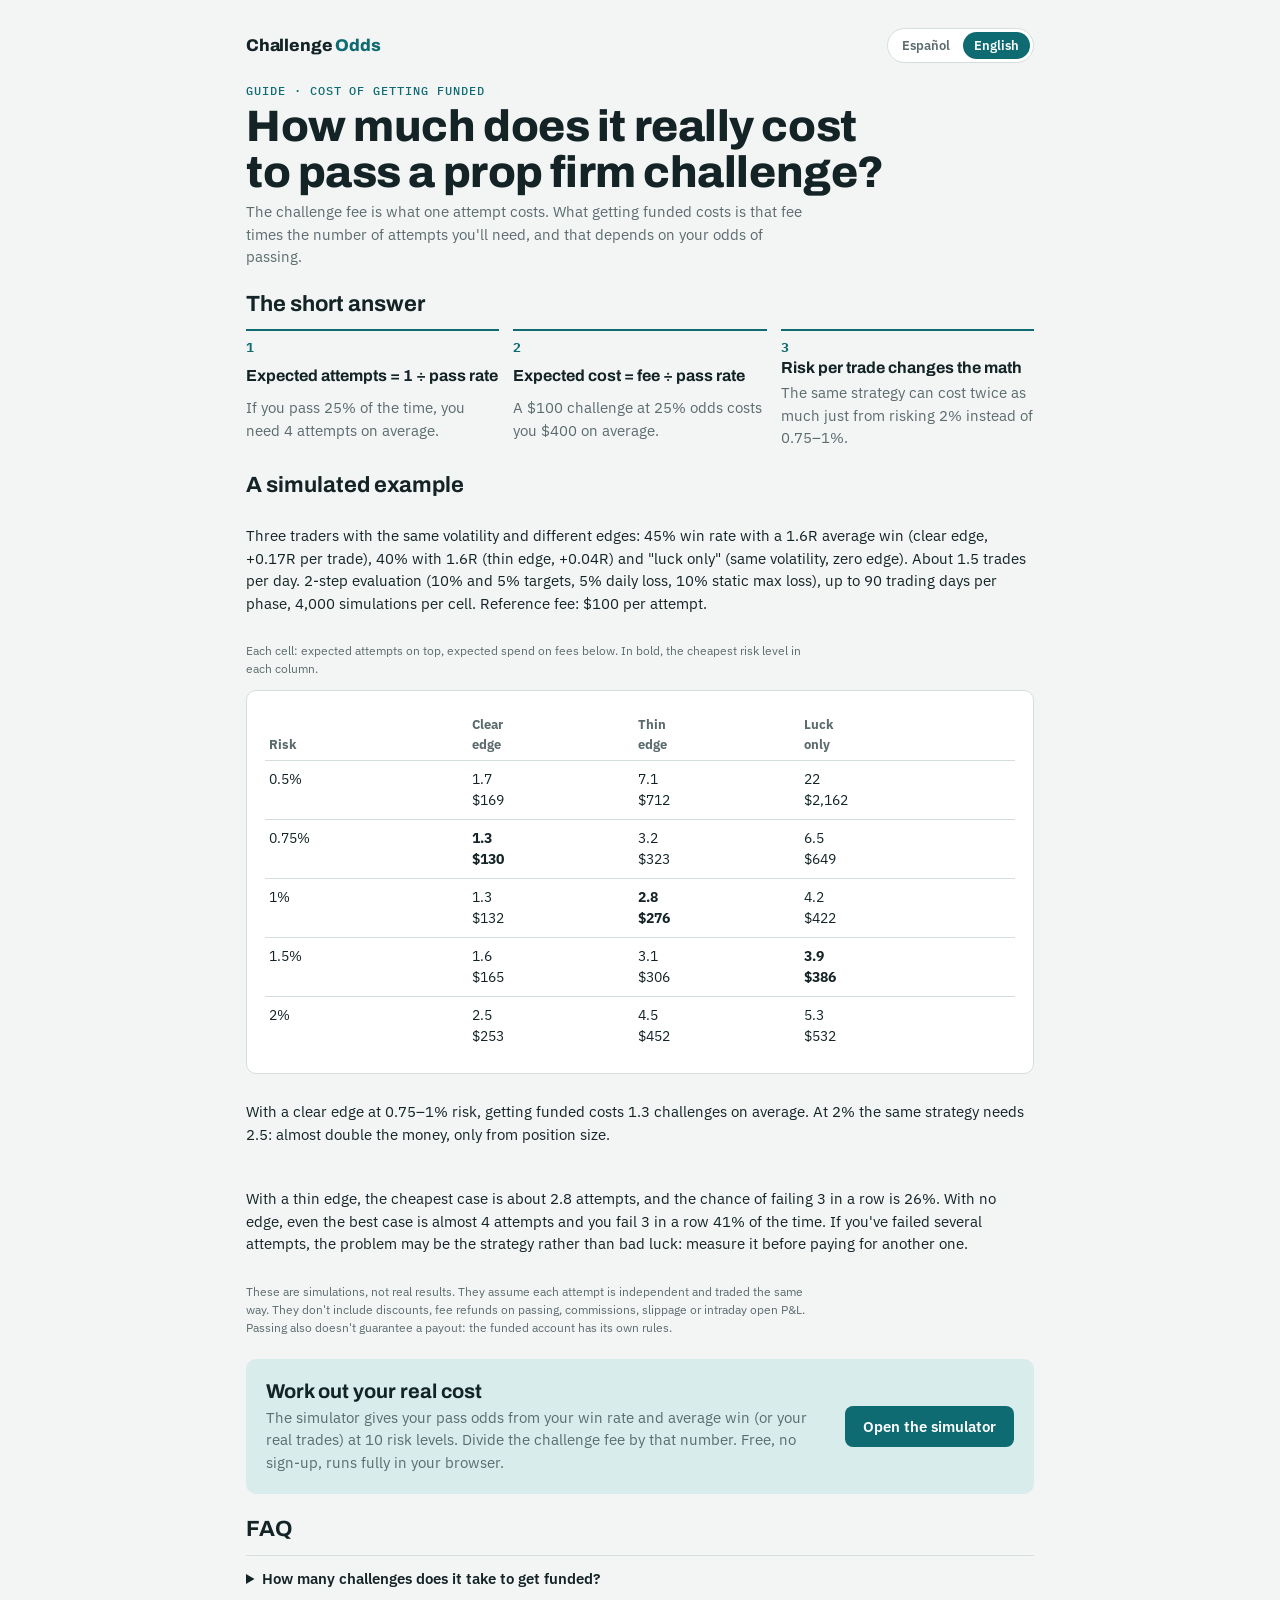
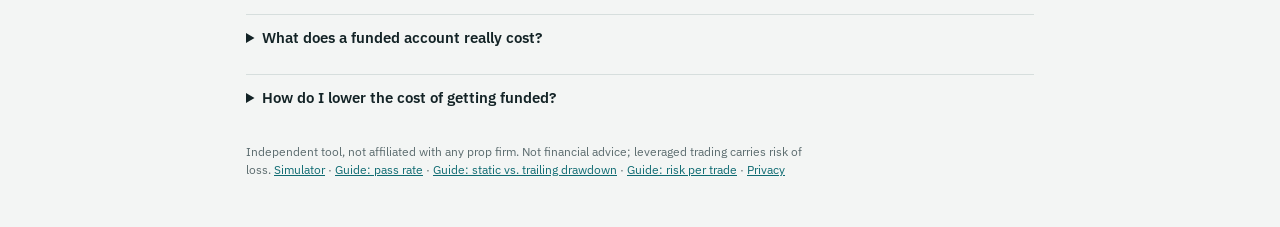
<file: en/prop-firm-challenge-cost.html>
<!doctype html>
<html lang="en">
<head>
<meta charset="utf-8">
<meta name="viewport" content="width=device-width,initial-scale=1,viewport-fit=cover">
<title>The Real Cost of Passing a Prop Firm Challenge (Simulated) · Challenge Odds</title>
<meta name="description" content="The real cost of getting funded isn't the challenge fee: it's the fee divided by your pass rate. Simulated examples by edge and risk per trade, plus a free simulator.">
<link rel="canonical" href="https://felipefg04.github.io/Pruebas-de-fondeo/en/prop-firm-challenge-cost.html">
<meta property="og:title" content="How much does it really cost to pass a prop firm challenge?">
<meta property="og:description" content="With a clear edge, ~1.3 attempts. With a thin edge, ~3. With no edge, 4 or more. Simulated examples and a free simulator.">
<meta property="og:type" content="article">
<meta name="theme-color" content="#0f6b72">
<link rel="alternate" hreflang="es" href="https://felipefg04.github.io/Pruebas-de-fondeo/costo-real-challenge.html">
<link rel="alternate" hreflang="en" href="https://felipefg04.github.io/Pruebas-de-fondeo/en/prop-firm-challenge-cost.html">
<link rel="icon" href="data:image/svg+xml,%3Csvg xmlns='http://www.w3.org/2000/svg' viewBox='0 0 32 32'%3E%3Crect width='32' height='32' rx='7' fill='%230f6b72'/%3E%3Cpath d='M6 22l6-6 5 4 9-11' fill='none' stroke='white' stroke-width='3' stroke-linecap='round' stroke-linejoin='round'/%3E%3C/svg%3E">
<link rel="preconnect" href="https://fonts.googleapis.com">
<link rel="preconnect" href="https://fonts.gstatic.com" crossorigin>
<link rel="stylesheet" href="https://fonts.googleapis.com/css2?family=Archivo:wght@500;700;800&family=IBM+Plex+Sans:wght@400;500;600&family=IBM+Plex+Mono:wght@400;500&display=swap">
<link rel="stylesheet" href="../assets/styles.css">
<script type="application/ld+json">
{"@context": "https://schema.org", "@type": "FAQPage", "inLanguage": "en", "mainEntity": [{"@type": "Question", "name": "How many challenges does it take to get funded?", "acceptedAnswer": {"@type": "Answer", "text": "On average, 1 divided by your pass rate. In the simulated example, a strategy with a clear edge needs about 1.3 attempts at 0.75–1% risk; one with a thin edge, about 2.8; and with no edge, 4 or more."}}, {"@type": "Question", "name": "What does a funded account really cost?", "acceptedAnswer": {"@type": "Answer", "text": "The challenge fee divided by your pass rate. A $100 challenge at 25% odds costs $400 on average; at 75%, about $133."}}, {"@type": "Question", "name": "How do I lower the cost of getting funded?", "acceptedAnswer": {"@type": "Answer", "text": "First, have a measurable edge. Then pick a risk per trade that doesn't collide with the daily loss limit: in the example, risking 2% instead of 0.75% nearly doubles the expected cost. Discounts lower the price, not your odds."}}]}
</script>
</head>
<body>
<div class="wrap" style="max-width:820px">
  <nav class="top" aria-label="Main">
    <a class="brand" href="./">Challenge <i>Odds</i></a>
    <span class="lang" role="group" aria-label="Language / Idioma"><a href="../costo-real-challenge.html" hreflang="es" lang="es">Español</a><a aria-current="page" lang="en">English</a></span>
  </nav>

  <header>
    <span class="eyebrow">Guide · cost of getting funded</span>
    <h1>How much does it really cost to pass a prop firm challenge?</h1>
    <p class="lede">The challenge fee is what one attempt costs. What getting funded costs is that fee times the number of attempts you'll need, and that depends on your odds of passing.</p>
  </header>

  <section class="section" aria-labelledby="r1">
    <h2 id="r1">The short answer</h2>
    <ol class="steps">
      <li><b>Expected attempts = 1 ÷ pass rate</b><span>If you pass 25% of the time, you need 4 attempts on average.</span></li>
      <li><b>Expected cost = fee ÷ pass rate</b><span>A $100 challenge at 25% odds costs you $400 on average.</span></li>
      <li><b>Risk per trade changes the math</b><span>The same strategy can cost twice as much just from risking 2% instead of 0.75–1%.</span></li>
    </ol>
  </section>

  <section class="section" aria-labelledby="r2">
    <h2 id="r2">A simulated example</h2>
    <p>Three traders with the same volatility and different edges: 45% win rate with a 1.6R average win (clear edge, +0.17R per trade), 40% with 1.6R (thin edge, +0.04R) and "luck only" (same volatility, zero edge). About 1.5 trades per day. 2-step evaluation (10% and 5% targets, 5% daily loss, 10% static max loss), up to 90 trading days per phase, 4,000 simulations per cell. Reference fee: $100 per attempt.</p>
    <p class="note">Each cell: expected attempts on top, expected spend on fees below. In bold, the cheapest risk level in each column.</p>
    <div class="panel" style="overflow-x:auto">
      <table style="border-collapse:collapse;width:100%;font-size:14px;font-variant-numeric:tabular-nums">
        <thead><tr style="text-align:left;color:var(--muted);font-size:13px;vertical-align:bottom"><th style="padding:6px 4px">Risk</th><th style="padding:6px 4px">Clear<br>edge</th><th style="padding:6px 4px">Thin<br>edge</th><th style="padding:6px 4px">Luck<br>only</th></tr></thead>
        <tbody><tr style="border-top:1px solid var(--line)"><td style="padding:8px 4px;vertical-align:top;white-space:nowrap">0.5%</td><td style="padding:8px 4px;vertical-align:top;white-space:nowrap">1.7<br>$169</td><td style="padding:8px 4px;vertical-align:top;white-space:nowrap">7.1<br>$712</td><td style="padding:8px 4px;vertical-align:top;white-space:nowrap">22<br>$2,162</td></tr><tr style="border-top:1px solid var(--line)"><td style="padding:8px 4px;vertical-align:top;white-space:nowrap">0.75%</td><td style="padding:8px 4px;vertical-align:top;white-space:nowrap"><b>1.3<br>$130</b></td><td style="padding:8px 4px;vertical-align:top;white-space:nowrap">3.2<br>$323</td><td style="padding:8px 4px;vertical-align:top;white-space:nowrap">6.5<br>$649</td></tr><tr style="border-top:1px solid var(--line)"><td style="padding:8px 4px;vertical-align:top;white-space:nowrap">1%</td><td style="padding:8px 4px;vertical-align:top;white-space:nowrap">1.3<br>$132</td><td style="padding:8px 4px;vertical-align:top;white-space:nowrap"><b>2.8<br>$276</b></td><td style="padding:8px 4px;vertical-align:top;white-space:nowrap">4.2<br>$422</td></tr><tr style="border-top:1px solid var(--line)"><td style="padding:8px 4px;vertical-align:top;white-space:nowrap">1.5%</td><td style="padding:8px 4px;vertical-align:top;white-space:nowrap">1.6<br>$165</td><td style="padding:8px 4px;vertical-align:top;white-space:nowrap">3.1<br>$306</td><td style="padding:8px 4px;vertical-align:top;white-space:nowrap"><b>3.9<br>$386</b></td></tr><tr style="border-top:1px solid var(--line)"><td style="padding:8px 4px;vertical-align:top;white-space:nowrap">2%</td><td style="padding:8px 4px;vertical-align:top;white-space:nowrap">2.5<br>$253</td><td style="padding:8px 4px;vertical-align:top;white-space:nowrap">4.5<br>$452</td><td style="padding:8px 4px;vertical-align:top;white-space:nowrap">5.3<br>$532</td></tr></tbody>
      </table>
    </div>
    <p>With a clear edge at 0.75–1% risk, getting funded costs 1.3 challenges on average. At 2% the same strategy needs 2.5: almost double the money, only from position size.</p>
    <p>With a thin edge, the cheapest case is about 2.8 attempts, and the chance of failing 3 in a row is 26%. With no edge, even the best case is almost 4 attempts and you fail 3 in a row 41% of the time. If you've failed several attempts, the problem may be the strategy rather than bad luck: measure it before paying for another one.</p>
    <p class="note">These are simulations, not real results. They assume each attempt is independent and traded the same way. They don't include discounts, fee refunds on passing, commissions, slippage or intraday open P&amp;L. Passing also doesn't guarantee a payout: the funded account has its own rules.</p>
  </section>

  <section class="cta" aria-labelledby="r3">
    <div>
      <h2 id="r3" style="margin:0;font:700 20px/1.2 var(--f-display)">Work out your real cost</h2>
      <p>The simulator gives your pass odds from your win rate and average win (or your real trades) at 10 risk levels. Divide the challenge fee by that number. Free, no sign-up, runs fully in your browser.</p>
    </div>
    <a class="btn" href="./">Open the simulator</a>
  </section>

  <section class="section" aria-labelledby="r4">
    <h2 id="r4">FAQ</h2>
    <details><summary>How many challenges does it take to get funded?</summary><p>On average, 1 ÷ your pass rate. In the example: ~1.3 with a clear edge, ~2.8 with a thin edge, 4 or more with no edge.</p></details>
    <details><summary>What does a funded account really cost?</summary><p>The fee ÷ your pass rate. $100 at 25% = $400 on average; at 75%, about $133.</p></details>
    <details><summary>How do I lower the cost of getting funded?</summary><p>Have a measurable edge and a risk per trade that doesn't collide with the daily loss limit. In the example, 2% instead of 0.75% nearly doubles the cost. A discount lowers the price, not your odds.</p></details>
  </section>

  <footer>
    <p class="note">Independent tool, not affiliated with any prop firm. Not financial advice; leveraged trading carries risk of loss. <a href="./">Simulator</a> · <a href="challenge-pass-rate.html">Guide: pass rate</a> · <a href="static-vs-trailing-drawdown.html">Guide: static vs. trailing drawdown</a> · <a href="risk-per-trade-challenge.html">Guide: risk per trade</a> · <a href="privacy.html">Privacy</a></p>
  </footer>
</div>
<script data-goatcounter="https://felipefg.goatcounter.com/count" async src="//gc.zgo.at/count.js"></script>
</body>
</html>
</file>
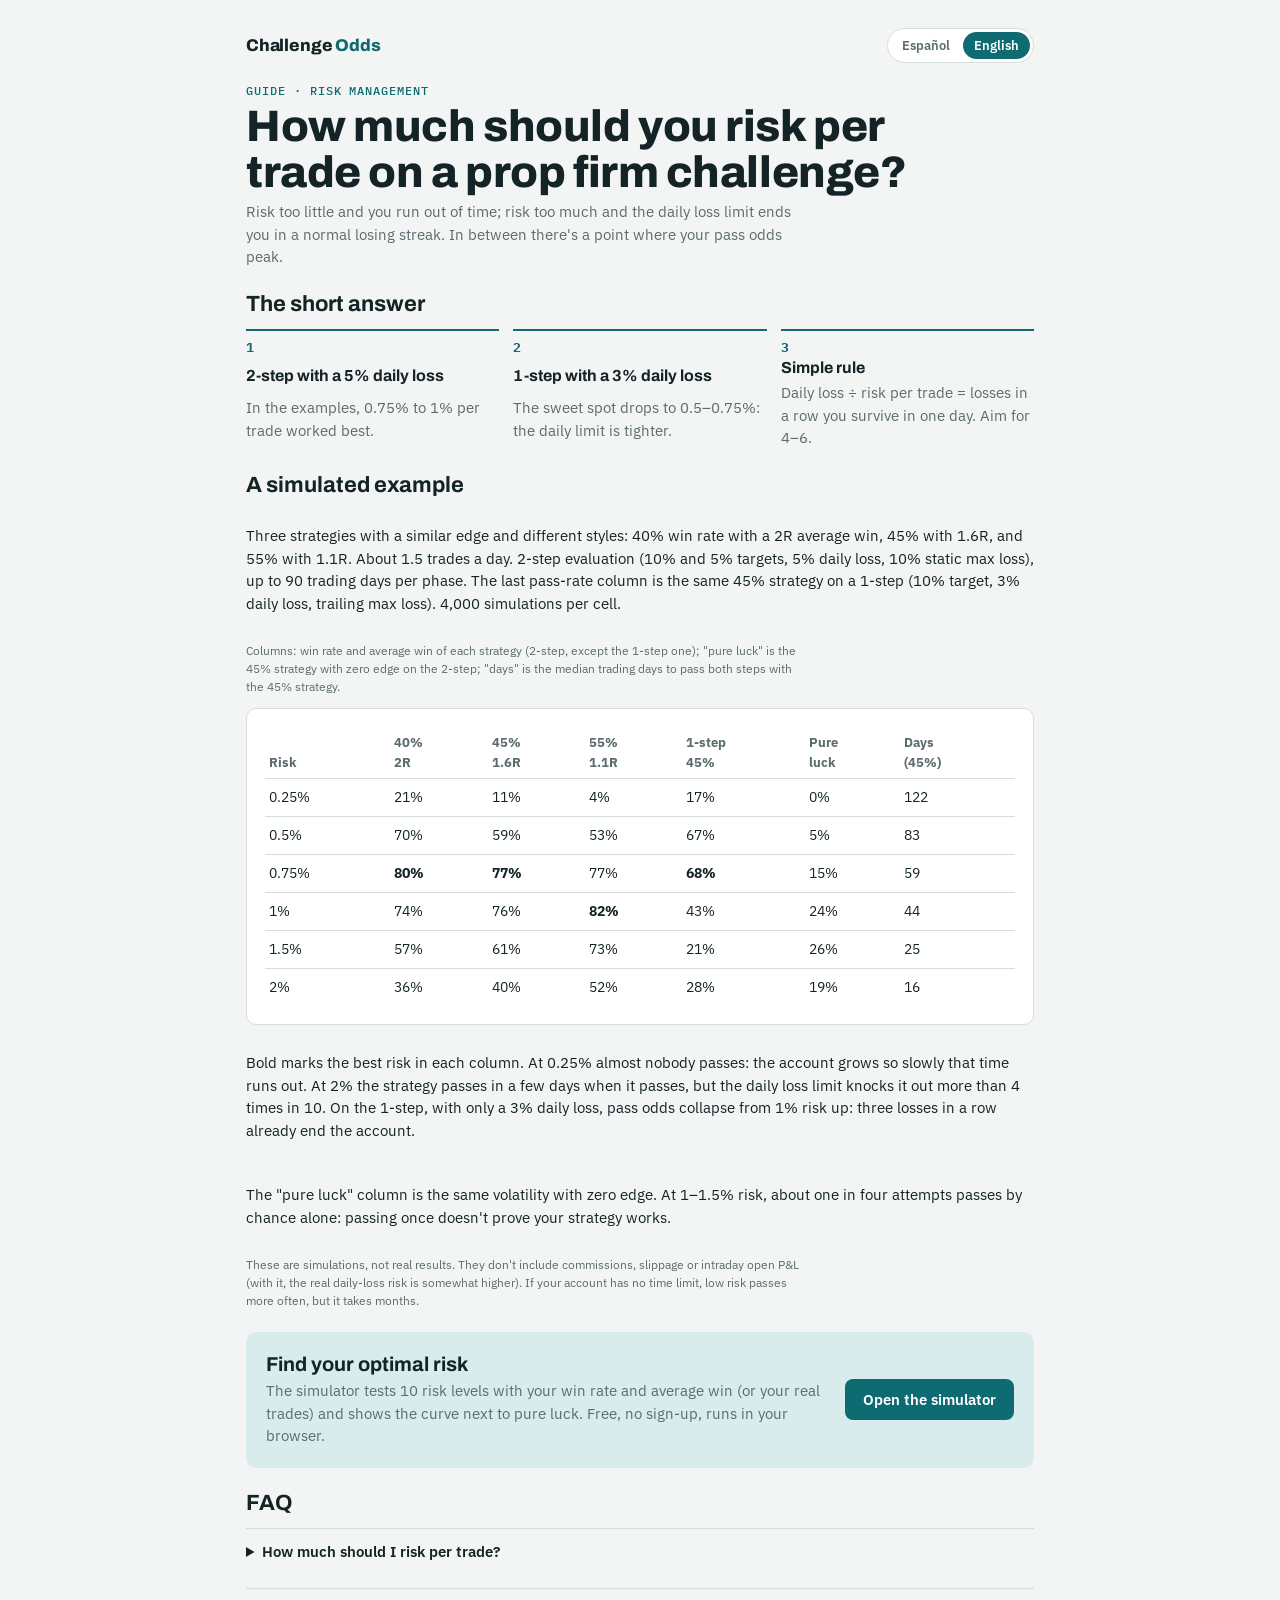
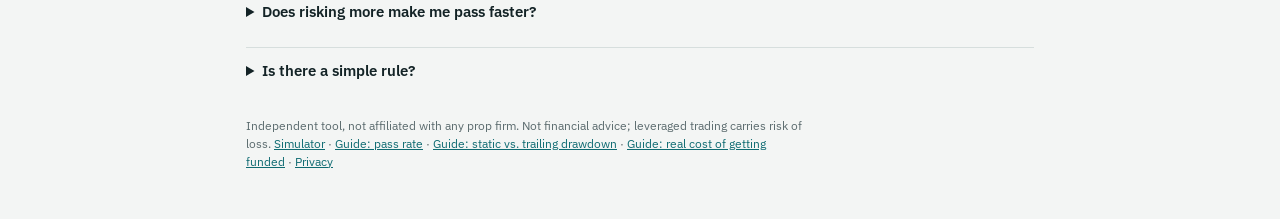
<file: en/risk-per-trade-challenge.html>
<!doctype html>
<html lang="en">
<head>
<meta charset="utf-8">
<meta name="viewport" content="width=device-width,initial-scale=1,viewport-fit=cover">
<title>How Much to Risk per Trade on a Prop Firm Challenge (Simulated) · Challenge Odds</title>
<meta name="description" content="Which risk per trade gives the best odds of passing a prop firm challenge, with simulated examples for 2-step and 1-step accounts. A simple rule and a free simulator.">
<link rel="canonical" href="https://felipefg04.github.io/Pruebas-de-fondeo/en/risk-per-trade-challenge.html">
<meta property="og:title" content="How much should you risk per trade on a prop firm challenge?">
<meta property="og:description" content="At 0.75–1% the example strategy passes 77%; at 2%, only 40%. Simulated examples and a free simulator.">
<meta property="og:type" content="article">
<meta name="theme-color" content="#0f6b72">
<link rel="alternate" hreflang="es" href="https://felipefg04.github.io/Pruebas-de-fondeo/riesgo-por-operacion-challenge.html">
<link rel="alternate" hreflang="en" href="https://felipefg04.github.io/Pruebas-de-fondeo/en/risk-per-trade-challenge.html">
<link rel="icon" href="data:image/svg+xml,%3Csvg xmlns='http://www.w3.org/2000/svg' viewBox='0 0 32 32'%3E%3Crect width='32' height='32' rx='7' fill='%230f6b72'/%3E%3Cpath d='M6 22l6-6 5 4 9-11' fill='none' stroke='white' stroke-width='3' stroke-linecap='round' stroke-linejoin='round'/%3E%3C/svg%3E">
<link rel="preconnect" href="https://fonts.googleapis.com">
<link rel="preconnect" href="https://fonts.gstatic.com" crossorigin>
<link rel="stylesheet" href="https://fonts.googleapis.com/css2?family=Archivo:wght@500;700;800&family=IBM+Plex+Sans:wght@400;500;600&family=IBM+Plex+Mono:wght@400;500&display=swap">
<link rel="stylesheet" href="../assets/styles.css">
<script type="application/ld+json">
{"@context": "https://schema.org", "@type": "FAQPage", "inLanguage": "en", "mainEntity": [{"@type": "Question", "name": "How much should I risk per trade on a prop firm challenge?", "acceptedAnswer": {"@type": "Answer", "text": "It depends on your strategy and the account's daily loss limit. In the simulated 2-step example (5% daily loss), the best pass odds came at 0.75% to 1% per trade for all three strategies tested. On a 1-step with a 3% daily loss, the sweet spot drops to 0.5–0.75%."}}, {"@type": "Question", "name": "Does risking more help me pass faster?", "acceptedAnswer": {"@type": "Answer", "text": "You pass faster when you pass, but you pass less often. At 2% risk the example strategy takes about 16 days but passes only 40% of the time; at 0.75% it takes about 59 days and passes 77%."}}, {"@type": "Question", "name": "Is there a simple rule for choosing risk per trade?", "acceptedAnswer": {"@type": "Answer", "text": "Divide the max daily loss by your risk per trade: that's how many losses in a row you can take in one day. In the examples, 4 to 6 worked best. With a 5% daily loss that's 0.75–1%; with 3%, 0.5–0.75%."}}]}
</script>
</head>
<body>
<div class="wrap" style="max-width:820px">
  <nav class="top" aria-label="Main">
    <a class="brand" href="./">Challenge <i>Odds</i></a>
    <span class="lang" role="group" aria-label="Language / Idioma"><a href="../riesgo-por-operacion-challenge.html" hreflang="es" lang="es">Español</a><a aria-current="page" lang="en">English</a></span>
  </nav>

  <header>
    <span class="eyebrow">Guide · risk management</span>
    <h1>How much should you risk per trade on a prop firm challenge?</h1>
    <p class="lede">Risk too little and you run out of time; risk too much and the daily loss limit ends you in a normal losing streak. In between there's a point where your pass odds peak.</p>
  </header>

  <section class="section" aria-labelledby="r1">
    <h2 id="r1">The short answer</h2>
    <ol class="steps">
      <li><b>2-step with a 5% daily loss</b><span>In the examples, 0.75% to 1% per trade worked best.</span></li>
      <li><b>1-step with a 3% daily loss</b><span>The sweet spot drops to 0.5–0.75%: the daily limit is tighter.</span></li>
      <li><b>Simple rule</b><span>Daily loss ÷ risk per trade = losses in a row you survive in one day. Aim for 4–6.</span></li>
    </ol>
  </section>

  <section class="section" aria-labelledby="r2">
    <h2 id="r2">A simulated example</h2>
    <p>Three strategies with a similar edge and different styles: 40% win rate with a 2R average win, 45% with 1.6R, and 55% with 1.1R. About 1.5 trades a day. 2-step evaluation (10% and 5% targets, 5% daily loss, 10% static max loss), up to 90 trading days per phase. The last pass-rate column is the same 45% strategy on a 1-step (10% target, 3% daily loss, trailing max loss). 4,000 simulations per cell.</p>
    <p class="note">Columns: win rate and average win of each strategy (2-step, except the 1-step one); "pure luck" is the 45% strategy with zero edge on the 2-step; "days" is the median trading days to pass both steps with the 45% strategy.</p>
    <div class="panel" style="overflow-x:auto">
      <table style="border-collapse:collapse;width:100%;font-size:14px;font-variant-numeric:tabular-nums">
        <thead><tr style="text-align:left;color:var(--muted);font-size:13px;vertical-align:bottom"><th style="padding:6px 4px">Risk</th><th style="padding:6px 4px">40%<br>2R</th><th style="padding:6px 4px">45%<br>1.6R</th><th style="padding:6px 4px">55%<br>1.1R</th><th style="padding:6px 4px">1&#8209;step<br>45%</th><th style="padding:6px 4px">Pure<br>luck</th><th style="padding:6px 4px">Days<br>(45%)</th></tr></thead>
        <tbody><tr style="border-top:1px solid var(--line)"><td style="padding:8px 4px;vertical-align:top;white-space:nowrap">0.25%</td><td style="padding:8px 4px;vertical-align:top;white-space:nowrap">21%</td><td style="padding:8px 4px;vertical-align:top;white-space:nowrap">11%</td><td style="padding:8px 4px;vertical-align:top;white-space:nowrap">4%</td><td style="padding:8px 4px;vertical-align:top;white-space:nowrap">17%</td><td style="padding:8px 4px;vertical-align:top;white-space:nowrap">0%</td><td style="padding:8px 4px;vertical-align:top;white-space:nowrap">122</td></tr><tr style="border-top:1px solid var(--line)"><td style="padding:8px 4px;vertical-align:top;white-space:nowrap">0.5%</td><td style="padding:8px 4px;vertical-align:top;white-space:nowrap">70%</td><td style="padding:8px 4px;vertical-align:top;white-space:nowrap">59%</td><td style="padding:8px 4px;vertical-align:top;white-space:nowrap">53%</td><td style="padding:8px 4px;vertical-align:top;white-space:nowrap">67%</td><td style="padding:8px 4px;vertical-align:top;white-space:nowrap">5%</td><td style="padding:8px 4px;vertical-align:top;white-space:nowrap">83</td></tr><tr style="border-top:1px solid var(--line)"><td style="padding:8px 4px;vertical-align:top;white-space:nowrap">0.75%</td><td style="padding:8px 4px;vertical-align:top;white-space:nowrap"><b>80%</b></td><td style="padding:8px 4px;vertical-align:top;white-space:nowrap"><b>77%</b></td><td style="padding:8px 4px;vertical-align:top;white-space:nowrap">77%</td><td style="padding:8px 4px;vertical-align:top;white-space:nowrap"><b>68%</b></td><td style="padding:8px 4px;vertical-align:top;white-space:nowrap">15%</td><td style="padding:8px 4px;vertical-align:top;white-space:nowrap">59</td></tr><tr style="border-top:1px solid var(--line)"><td style="padding:8px 4px;vertical-align:top;white-space:nowrap">1%</td><td style="padding:8px 4px;vertical-align:top;white-space:nowrap">74%</td><td style="padding:8px 4px;vertical-align:top;white-space:nowrap">76%</td><td style="padding:8px 4px;vertical-align:top;white-space:nowrap"><b>82%</b></td><td style="padding:8px 4px;vertical-align:top;white-space:nowrap">43%</td><td style="padding:8px 4px;vertical-align:top;white-space:nowrap">24%</td><td style="padding:8px 4px;vertical-align:top;white-space:nowrap">44</td></tr><tr style="border-top:1px solid var(--line)"><td style="padding:8px 4px;vertical-align:top;white-space:nowrap">1.5%</td><td style="padding:8px 4px;vertical-align:top;white-space:nowrap">57%</td><td style="padding:8px 4px;vertical-align:top;white-space:nowrap">61%</td><td style="padding:8px 4px;vertical-align:top;white-space:nowrap">73%</td><td style="padding:8px 4px;vertical-align:top;white-space:nowrap">21%</td><td style="padding:8px 4px;vertical-align:top;white-space:nowrap">26%</td><td style="padding:8px 4px;vertical-align:top;white-space:nowrap">25</td></tr><tr style="border-top:1px solid var(--line)"><td style="padding:8px 4px;vertical-align:top;white-space:nowrap">2%</td><td style="padding:8px 4px;vertical-align:top;white-space:nowrap">36%</td><td style="padding:8px 4px;vertical-align:top;white-space:nowrap">40%</td><td style="padding:8px 4px;vertical-align:top;white-space:nowrap">52%</td><td style="padding:8px 4px;vertical-align:top;white-space:nowrap">28%</td><td style="padding:8px 4px;vertical-align:top;white-space:nowrap">19%</td><td style="padding:8px 4px;vertical-align:top;white-space:nowrap">16</td></tr></tbody>
      </table>
    </div>
    <p>Bold marks the best risk in each column. At 0.25% almost nobody passes: the account grows so slowly that time runs out. At 2% the strategy passes in a few days when it passes, but the daily loss limit knocks it out more than 4 times in 10. On the 1-step, with only a 3% daily loss, pass odds collapse from 1% risk up: three losses in a row already end the account.</p>
    <p>The "pure luck" column is the same volatility with zero edge. At 1–1.5% risk, about one in four attempts passes by chance alone: passing once doesn't prove your strategy works.</p>
    <p class="note">These are simulations, not real results. They don't include commissions, slippage or intraday open P&amp;L (with it, the real daily-loss risk is somewhat higher). If your account has no time limit, low risk passes more often, but it takes months.</p>
  </section>

  <section class="cta" aria-labelledby="r3">
    <div>
      <h2 id="r3" style="margin:0;font:700 20px/1.2 var(--f-display)">Find your optimal risk</h2>
      <p>The simulator tests 10 risk levels with your win rate and average win (or your real trades) and shows the curve next to pure luck. Free, no sign-up, runs in your browser.</p>
    </div>
    <a class="btn" href="./">Open the simulator</a>
  </section>

  <section class="section" aria-labelledby="r4">
    <h2 id="r4">FAQ</h2>
    <details><summary>How much should I risk per trade?</summary><p>In the 2-step examples, 0.75–1%. On a 1-step with a 3% daily loss, 0.5–0.75%. The exact number depends on your strategy: test it with your own numbers.</p></details>
    <details><summary>Does risking more make me pass faster?</summary><p>Yes, but you pass less often. At 2% the 45% strategy takes about 16 days and passes 40%; at 0.75% it takes about 59 days and passes 77%.</p></details>
    <details><summary>Is there a simple rule?</summary><p>Daily loss ÷ risk per trade = how many losses in a row you survive in a day. 4 to 6 worked best.</p></details>
  </section>

  <footer>
    <p class="note">Independent tool, not affiliated with any prop firm. Not financial advice; leveraged trading carries risk of loss. <a href="./">Simulator</a> · <a href="challenge-pass-rate.html">Guide: pass rate</a> · <a href="static-vs-trailing-drawdown.html">Guide: static vs. trailing drawdown</a> · <a href="prop-firm-challenge-cost.html">Guide: real cost of getting funded</a> · <a href="privacy.html">Privacy</a></p>
  </footer>
</div>
<script data-goatcounter="https://felipefg.goatcounter.com/count" async src="//gc.zgo.at/count.js"></script>
</body>
</html>
</file>
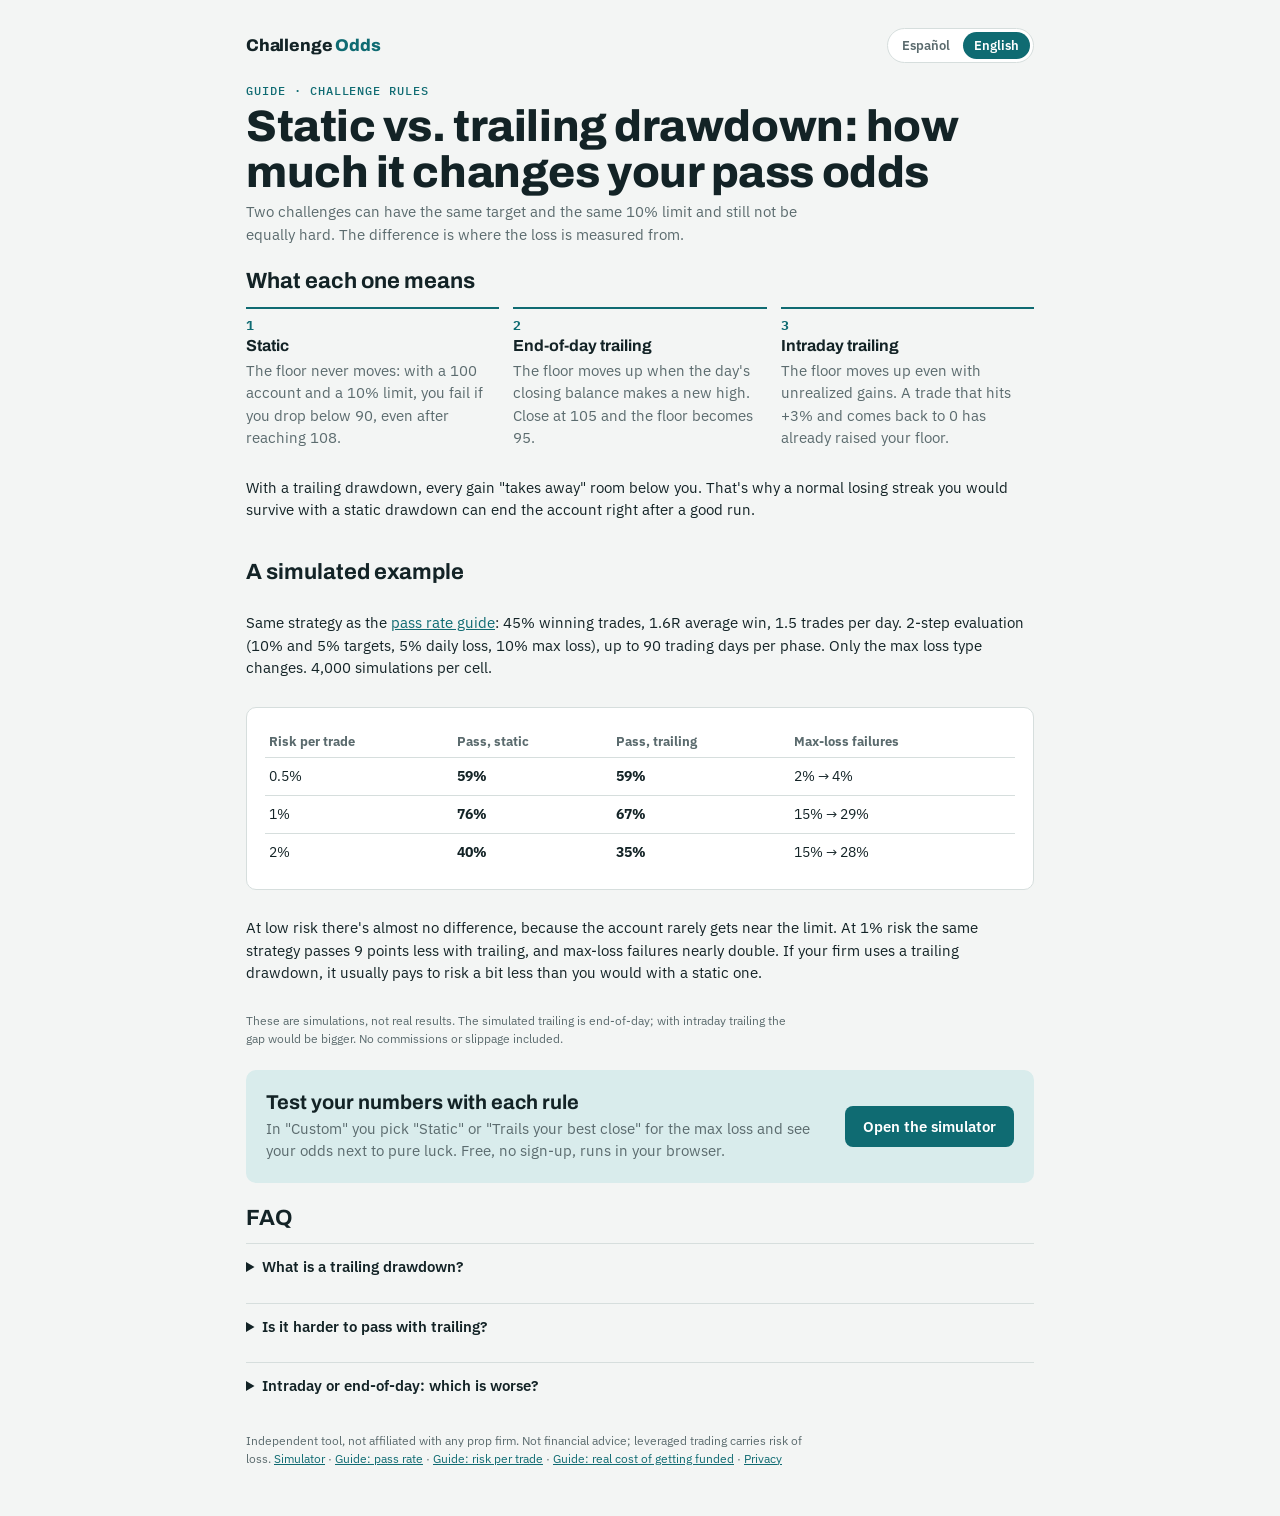
<file: en/static-vs-trailing-drawdown.html>
<!doctype html>
<html lang="en">
<head>
<meta charset="utf-8">
<meta name="viewport" content="width=device-width,initial-scale=1,viewport-fit=cover">
<title>Static vs. Trailing Drawdown: How It Changes Your Pass Odds · Challenge Odds</title>
<meta name="description" content="What a trailing vs. static drawdown means in a prop firm challenge, which is harder, and how much it lowers your pass rate, with simulated examples. Free calculator.">
<link rel="canonical" href="https://felipefg04.github.io/Pruebas-de-fondeo/en/static-vs-trailing-drawdown.html">
<meta property="og:title" content="Static vs. trailing drawdown: how much it changes your pass odds">
<meta property="og:description" content="The same strategy passes 76% with a static drawdown and 67% with trailing. Simulated example and free calculator.">
<meta property="og:type" content="article">
<meta name="theme-color" content="#0f6b72">
<link rel="alternate" hreflang="es" href="https://felipefg04.github.io/Pruebas-de-fondeo/drawdown-fijo-vs-trailing.html">
<link rel="alternate" hreflang="en" href="https://felipefg04.github.io/Pruebas-de-fondeo/en/static-vs-trailing-drawdown.html">
<link rel="icon" href="data:image/svg+xml,%3Csvg xmlns='http://www.w3.org/2000/svg' viewBox='0 0 32 32'%3E%3Crect width='32' height='32' rx='7' fill='%230f6b72'/%3E%3Cpath d='M6 22l6-6 5 4 9-11' fill='none' stroke='white' stroke-width='3' stroke-linecap='round' stroke-linejoin='round'/%3E%3C/svg%3E">
<link rel="preconnect" href="https://fonts.googleapis.com">
<link rel="preconnect" href="https://fonts.gstatic.com" crossorigin>
<link rel="stylesheet" href="https://fonts.googleapis.com/css2?family=Archivo:wght@500;700;800&family=IBM+Plex+Sans:wght@400;500;600&family=IBM+Plex+Mono:wght@400;500&display=swap">
<link rel="stylesheet" href="../assets/styles.css">
<script type="application/ld+json">
{"@context": "https://schema.org", "@type": "FAQPage", "inLanguage": "en", "mainEntity": [{"@type": "Question", "name": "What is a trailing drawdown in a prop firm?", "acceptedAnswer": {"@type": "Answer", "text": "It's a max loss limit that moves up when your account makes a new high. With a 10% limit and the account at 105, you can no longer drop below 95 instead of 90. With a static drawdown the floor always stays at the starting balance minus the limit."}}, {"@type": "Question", "name": "Is it harder to pass a challenge with a trailing drawdown?", "acceptedAnswer": {"@type": "Answer", "text": "Yes, with the same limit and strategy. In the simulated example (45% win rate, 1.6R average win, 2-step, 1% risk) the pass rate drops from 76% to 67%, and failures from the max loss limit nearly double."}}, {"@type": "Question", "name": "Which is worse, intraday or end-of-day trailing drawdown?", "acceptedAnswer": {"@type": "Answer", "text": "Intraday, because the floor rises with every unrealized gain even if the trade later comes back. End-of-day trailing only moves with the closed balance. The numbers in this guide use end-of-day trailing; intraday trailing would be somewhat worse."}}]}
</script>
</head>
<body>
<div class="wrap" style="max-width:820px">
  <nav class="top" aria-label="Main">
    <a class="brand" href="./">Challenge <i>Odds</i></a>
    <span class="lang" role="group" aria-label="Language / Idioma"><a href="../drawdown-fijo-vs-trailing.html" hreflang="es" lang="es">Español</a><a aria-current="page" lang="en">English</a></span>
  </nav>

  <header>
    <span class="eyebrow">Guide · challenge rules</span>
    <h1>Static vs. trailing drawdown: how much it changes your pass odds</h1>
    <p class="lede">Two challenges can have the same target and the same 10% limit and still not be equally hard. The difference is where the loss is measured from.</p>
  </header>

  <section class="section" aria-labelledby="d1">
    <h2 id="d1">What each one means</h2>
    <ol class="steps">
      <li><b>Static</b><span>The floor never moves: with a 100 account and a 10% limit, you fail if you drop below 90, even after reaching 108.</span></li>
      <li><b>End-of-day trailing</b><span>The floor moves up when the day's closing balance makes a new high. Close at 105 and the floor becomes 95.</span></li>
      <li><b>Intraday trailing</b><span>The floor moves up even with unrealized gains. A trade that hits +3% and comes back to 0 has already raised your floor.</span></li>
    </ol>
    <p>With a trailing drawdown, every gain "takes away" room below you. That's why a normal losing streak you would survive with a static drawdown can end the account right after a good run.</p>
  </section>

  <section class="section" aria-labelledby="d2">
    <h2 id="d2">A simulated example</h2>
    <p>Same strategy as the <a href="challenge-pass-rate.html">pass rate guide</a>: 45% winning trades, 1.6R average win, 1.5 trades per day. 2-step evaluation (10% and 5% targets, 5% daily loss, 10% max loss), up to 90 trading days per phase. Only the max loss type changes. 4,000 simulations per cell.</p>
    <div class="panel" style="overflow-x:auto">
      <table style="border-collapse:collapse;width:100%;font-size:14px;font-variant-numeric:tabular-nums">
        <thead><tr style="text-align:left;color:var(--muted);font-size:13px"><th style="padding:6px 4px">Risk per trade</th><th style="padding:6px 4px">Pass, static</th><th style="padding:6px 4px">Pass, trailing</th><th style="padding:6px 4px">Max-loss failures</th></tr></thead>
        <tbody><tr style="border-top:1px solid var(--line)"><td style="padding:8px 4px;vertical-align:top;white-space:nowrap">0.5%</td><td style="padding:8px 4px;vertical-align:top;white-space:nowrap"><b>59%</b></td><td style="padding:8px 4px;vertical-align:top;white-space:nowrap"><b>59%</b></td><td style="padding:8px 4px;vertical-align:top;white-space:nowrap">2% → 4%</td></tr><tr style="border-top:1px solid var(--line)"><td style="padding:8px 4px;vertical-align:top;white-space:nowrap">1%</td><td style="padding:8px 4px;vertical-align:top;white-space:nowrap"><b>76%</b></td><td style="padding:8px 4px;vertical-align:top;white-space:nowrap"><b>67%</b></td><td style="padding:8px 4px;vertical-align:top;white-space:nowrap">15% → 29%</td></tr><tr style="border-top:1px solid var(--line)"><td style="padding:8px 4px;vertical-align:top;white-space:nowrap">2%</td><td style="padding:8px 4px;vertical-align:top;white-space:nowrap"><b>40%</b></td><td style="padding:8px 4px;vertical-align:top;white-space:nowrap"><b>35%</b></td><td style="padding:8px 4px;vertical-align:top;white-space:nowrap">15% → 28%</td></tr></tbody>
      </table>
    </div>
    <p>At low risk there's almost no difference, because the account rarely gets near the limit. At 1% risk the same strategy passes 9 points less with trailing, and max-loss failures nearly double. If your firm uses a trailing drawdown, it usually pays to risk a bit less than you would with a static one.</p>
    <p class="note">These are simulations, not real results. The simulated trailing is end-of-day; with intraday trailing the gap would be bigger. No commissions or slippage included.</p>
  </section>

  <section class="cta" aria-labelledby="d3">
    <div>
      <h2 id="d3" style="margin:0;font:700 20px/1.2 var(--f-display)">Test your numbers with each rule</h2>
      <p>In "Custom" you pick "Static" or "Trails your best close" for the max loss and see your odds next to pure luck. Free, no sign-up, runs in your browser.</p>
    </div>
    <a class="btn" href="./">Open the simulator</a>
  </section>

  <section class="section" aria-labelledby="d4">
    <h2 id="d4">FAQ</h2>
    <details><summary>What is a trailing drawdown?</summary><p>A max loss limit that rises when the account makes a new high. With a 10% limit and the account at 105, the floor moves from 90 to 95.</p></details>
    <details><summary>Is it harder to pass with trailing?</summary><p>Yes, with the same limit. In the example, at 1% risk, the pass rate drops from 76% to 67%.</p></details>
    <details><summary>Intraday or end-of-day: which is worse?</summary><p>Intraday: it raises the floor with gains you haven't closed yet. Check which one your firm uses before paying.</p></details>
  </section>

  <footer>
    <p class="note">Independent tool, not affiliated with any prop firm. Not financial advice; leveraged trading carries risk of loss. <a href="./">Simulator</a> · <a href="challenge-pass-rate.html">Guide: pass rate</a> · <a href="risk-per-trade-challenge.html">Guide: risk per trade</a> · <a href="prop-firm-challenge-cost.html">Guide: real cost of getting funded</a> · <a href="privacy.html">Privacy</a></p>
  </footer>
</div>
<script data-goatcounter="https://felipefg.goatcounter.com/count" async src="//gc.zgo.at/count.js"></script>
</body>
</html>
</file>
<file: assets/styles.css>
/* Layout: herramienta de dos columnas (entradas | veredicto), estética de terminal de broker: papel claro, tinta azul petróleo, verde/rojo semánticos */
:root{
  --bg:#f3f5f4; --panel:#ffffff; --ink:#132326; --muted:#5b6b6e; --line:#d6dedd;
  --accent:#0f6b72; --accent-soft:#d9ecec; --good:#1f7a45; --bad:#b4372b; --warn:#a46a07; --luck:#8a8f99;
  --f-display:"Archivo",system-ui,sans-serif; --f-body:"IBM Plex Sans",system-ui,sans-serif; --f-mono:"IBM Plex Mono",ui-monospace,monospace;
}
@media (prefers-color-scheme:dark){:root:not([data-theme="light"]){
  --bg:#0e1617; --panel:#152022; --ink:#e3ecec; --muted:#93a3a5; --line:#273537;
  --accent:#4fb3ba; --accent-soft:#183a3d; --good:#4fc082; --bad:#ef7a6c; --warn:#e2ac4a; --luck:#7d8590; color-scheme:dark}}
:root[data-theme="dark"]{
  --bg:#0e1617; --panel:#152022; --ink:#e3ecec; --muted:#93a3a5; --line:#273537;
  --accent:#4fb3ba; --accent-soft:#183a3d; --good:#4fc082; --bad:#ef7a6c; --warn:#e2ac4a; --luck:#7d8590; color-scheme:dark}
*{box-sizing:border-box}
html{-webkit-text-size-adjust:100%}
body{margin:0;background:var(--bg);color:var(--ink);font:15px/1.5 var(--f-body)}
:root{padding-top:env(safe-area-inset-top,0px);padding-bottom:env(safe-area-inset-bottom,0px)}
[hidden]{display:none!important}
img{max-width:100%}
a{color:var(--accent)}
.wrap{max-width:1120px;margin:0 auto;padding-block:28px 48px;padding-left:max(16px,env(safe-area-inset-left,0px));padding-right:max(16px,env(safe-area-inset-right,0px));display:grid;gap:22px}
header{display:grid;gap:6px}
.eyebrow{font:500 12px/1 var(--f-mono);letter-spacing:.08em;text-transform:uppercase;color:var(--accent)}
h1{font:800 clamp(28px,4.4vw,44px)/1.05 var(--f-display);margin:0;letter-spacing:-.01em;text-wrap:balance}
.lede{margin:0;color:var(--muted);max-width:62ch}
.grid{display:grid;grid-template-columns:minmax(0,380px) minmax(0,1fr);gap:22px;align-items:start}
@media (max-width:860px){.grid{grid-template-columns:minmax(0,1fr)}}
.panel{background:var(--panel);border:1px solid var(--line);border-radius:10px;padding:18px;display:grid;gap:16px;min-width:0}
.panel h2{font:700 15px/1.2 var(--f-display);margin:0;letter-spacing:.01em}
fieldset{border:0;margin:0;padding:0;display:grid;gap:10px;min-width:0}
legend{font:500 12px/1 var(--f-mono);letter-spacing:.06em;text-transform:uppercase;color:var(--muted);margin-bottom:8px;padding:0}
.seg{display:flex;flex-wrap:wrap;gap:6px}
.seg button{flex:1 1 auto;font:500 13px/1 var(--f-body);padding:9px 10px;border:1px solid var(--line);background:transparent;color:var(--ink);border-radius:7px;cursor:pointer}
.seg button[aria-pressed="true"]{background:var(--accent);border-color:var(--accent);color:var(--panel)}
.seg button:focus-visible,input:focus-visible,textarea:focus-visible,select:focus-visible{outline:2px solid var(--accent);outline-offset:2px}
.row{display:grid;grid-template-columns:1fr 1fr;gap:10px}
label{display:grid;gap:4px;font-size:13px;color:var(--muted);min-width:0}
input,select,textarea{font:500 15px/1.3 var(--f-mono);color:var(--ink);background:var(--bg);border:1px solid var(--line);border-radius:7px;padding:8px 10px;width:100%;box-sizing:border-box;font-variant-numeric:tabular-nums}
textarea{min-height:120px;resize:vertical;font-size:13px}
.hint{font-size:12px;color:var(--muted);margin:0}
.rules{display:grid;grid-template-columns:repeat(2,minmax(0,1fr));gap:8px}
.verdict{display:grid;grid-template-columns:auto 1fr;gap:18px;align-items:center}
@media (max-width:520px){.verdict{grid-template-columns:1fr}}
.big{font:800 clamp(52px,9vw,84px)/.9 var(--f-display);font-variant-numeric:tabular-nums;letter-spacing:-.02em}
.big small{font-size:.38em;font-weight:700;color:var(--muted);margin-left:2px}
.pill{display:inline-block;font:600 12px/1 var(--f-mono);padding:6px 9px;border-radius:999px;letter-spacing:.03em}
.pill.good{background:color-mix(in srgb,var(--good) 16%,transparent);color:var(--good)}
.pill.warn{background:color-mix(in srgb,var(--warn) 18%,transparent);color:var(--warn)}
.pill.bad{background:color-mix(in srgb,var(--bad) 16%,transparent);color:var(--bad)}
.say{margin:6px 0 0;max-width:60ch}
.bar{display:flex;height:14px;border-radius:4px;overflow:hidden;background:var(--line)}
.bar span{display:block;height:100%}
.legend{display:flex;flex-wrap:wrap;gap:6px 16px;font-size:13px;color:var(--muted)}
.legend i{display:inline-block;width:10px;height:10px;border-radius:2px;margin-right:6px;vertical-align:-1px}
.stats{display:grid;grid-template-columns:repeat(3,minmax(0,1fr));gap:10px}
@media (max-width:520px){.stats{grid-template-columns:1fr 1fr}}
.stat{border-top:1px solid var(--line);padding-top:8px}
.stat b{display:block;font:700 22px/1.1 var(--f-display);font-variant-numeric:tabular-nums}
.stat span{font-size:12px;color:var(--muted)}
.chart{width:100%;overflow-x:auto}
.chart svg{display:block;width:100%;min-width:420px;height:auto}
.note{font-size:12px;color:var(--muted);margin:0;max-width:80ch}
footer{display:grid;gap:6px}
@media (prefers-reduced-motion:no-preference){.bar span{transition:width .35s ease}}

.section{display:grid;gap:12px}
.section h2{font:700 22px/1.2 var(--f-display);margin:0;text-wrap:balance}
.steps{display:grid;grid-template-columns:repeat(3,minmax(0,1fr));gap:14px;margin:0;padding:0;list-style:none;counter-reset:s}
@media (max-width:760px){.steps{grid-template-columns:minmax(0,1fr)}}
.steps li{counter-increment:s;border-top:2px solid var(--accent);padding-top:10px;display:grid;gap:4px}
.steps li::before{content:counter(s);font:700 13px/1 var(--f-mono);color:var(--accent)}
.steps b{font:700 16px/1.25 var(--f-display)}
.steps span{color:var(--muted)}
.cta{display:grid;grid-template-columns:minmax(0,1fr) auto;gap:16px;align-items:center;background:var(--accent-soft);border-radius:10px;padding:20px}
@media (max-width:640px){.cta{grid-template-columns:minmax(0,1fr)}}
.cta p{margin:4px 0 0;color:var(--muted);max-width:62ch}
.btn{display:inline-block;font:600 15px/1 var(--f-body);background:var(--accent);color:var(--panel);text-decoration:none;padding:13px 18px;border-radius:8px;text-align:center}
.btn:focus-visible{outline:2px solid var(--ink);outline-offset:2px}
details{border-top:1px solid var(--line);padding:12px 0}
summary{cursor:pointer;font-weight:600}
details p{margin:8px 0 0;color:var(--muted);max-width:70ch}
.top{display:flex;justify-content:space-between;align-items:center;gap:12px;flex-wrap:wrap}
.brand{font:800 17px/1 var(--f-display);color:var(--ink);text-decoration:none;letter-spacing:-.01em}
.brand i{font-style:normal;color:var(--accent)}
select{font:500 14px/1.3 var(--f-body)}

.lang{display:inline-flex;border:1px solid var(--line);border-radius:999px;padding:3px;gap:2px;background:var(--panel)}
.lang a{font:600 13px/1 var(--f-body);color:var(--muted);text-decoration:none;padding:7px 11px;border-radius:999px}
.lang a[aria-current]{background:var(--accent);color:var(--panel)}
.lang a:focus-visible{outline:2px solid var(--ink);outline-offset:2px}

.firms{display:grid;gap:10px}
.firm{display:grid;grid-template-columns:minmax(0,1fr) auto;gap:2px 16px;align-items:center;padding:16px 18px;border:1px solid var(--line);border-radius:10px;background:var(--panel);color:var(--ink);text-decoration:none}
.firm:hover{border-color:var(--accent)}
.firm:focus-visible{outline:2px solid var(--ink);outline-offset:2px}
.firm b{font:700 17px/1.2 var(--f-display)}
.firm span{grid-column:1;color:var(--muted);font-size:14px}
.firm i{grid-column:2;grid-row:1/3;font-style:normal;font-weight:600;color:var(--accent)}
</file>
